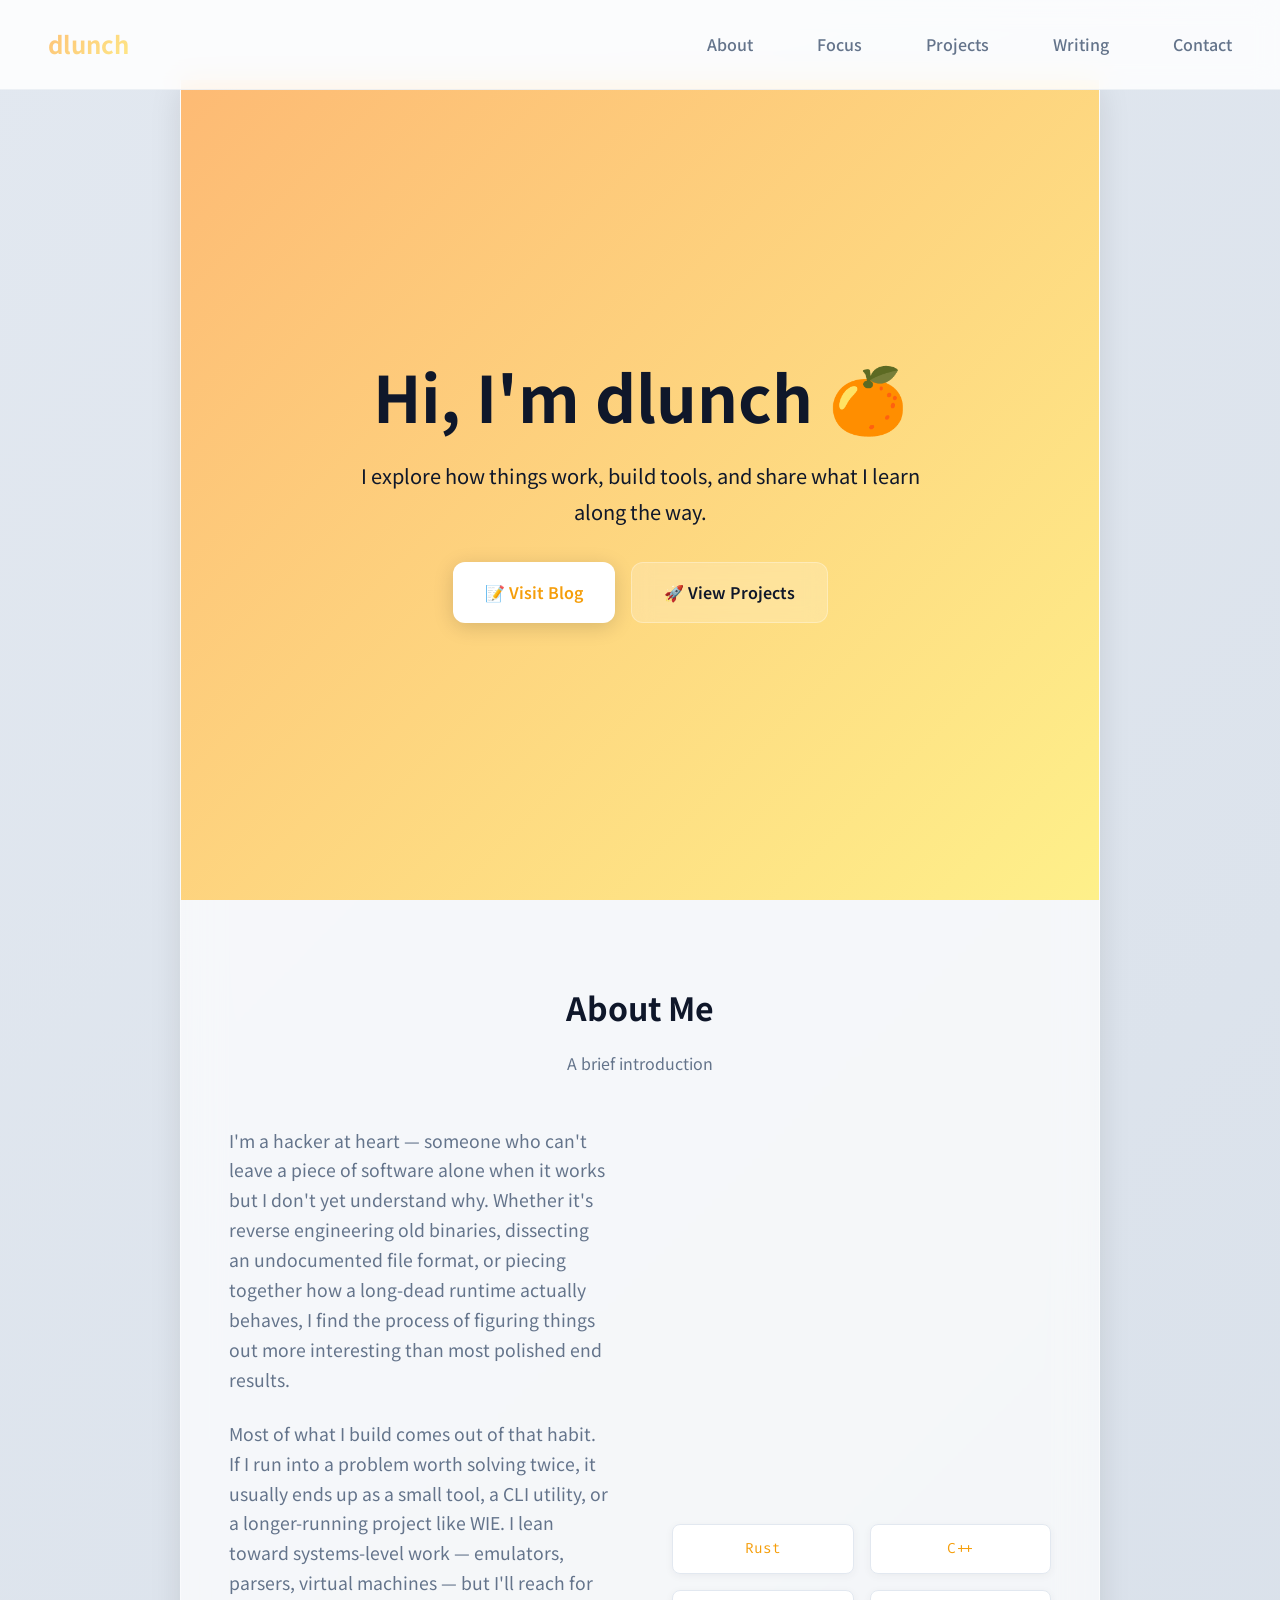
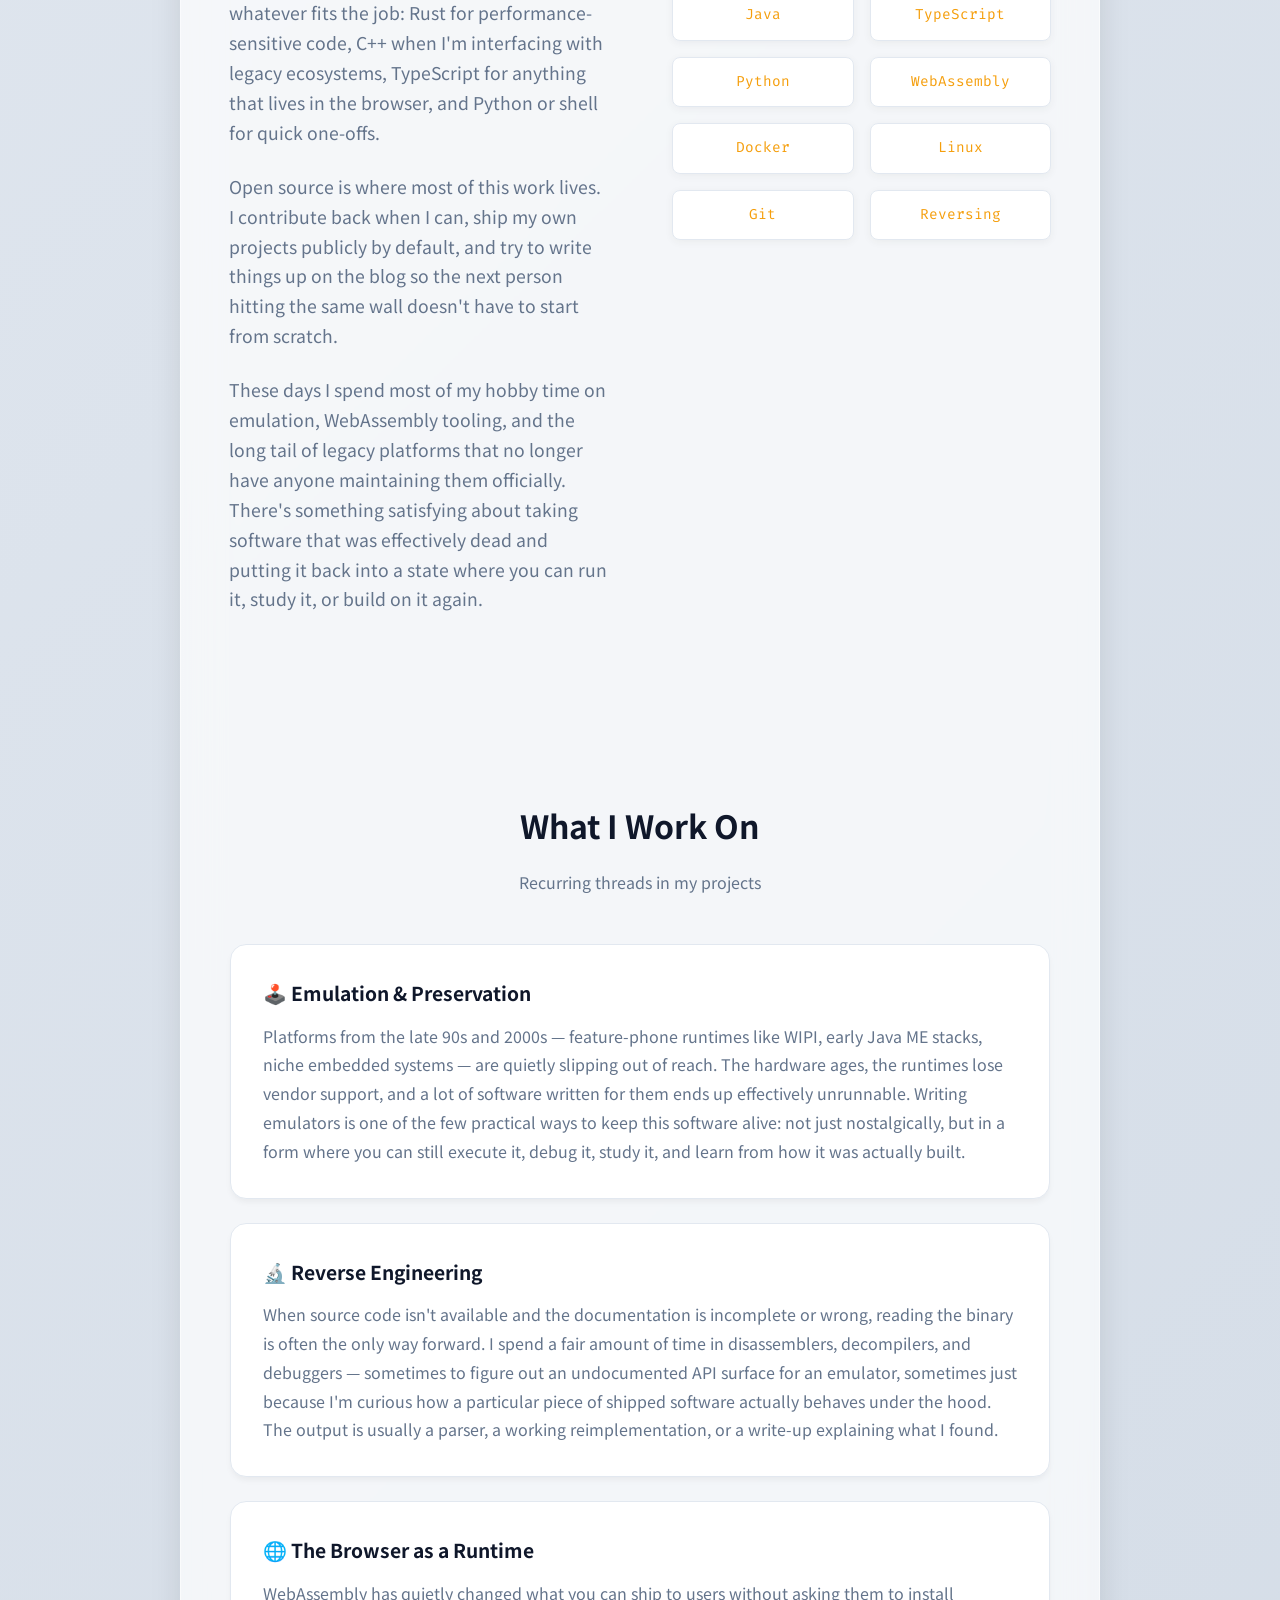
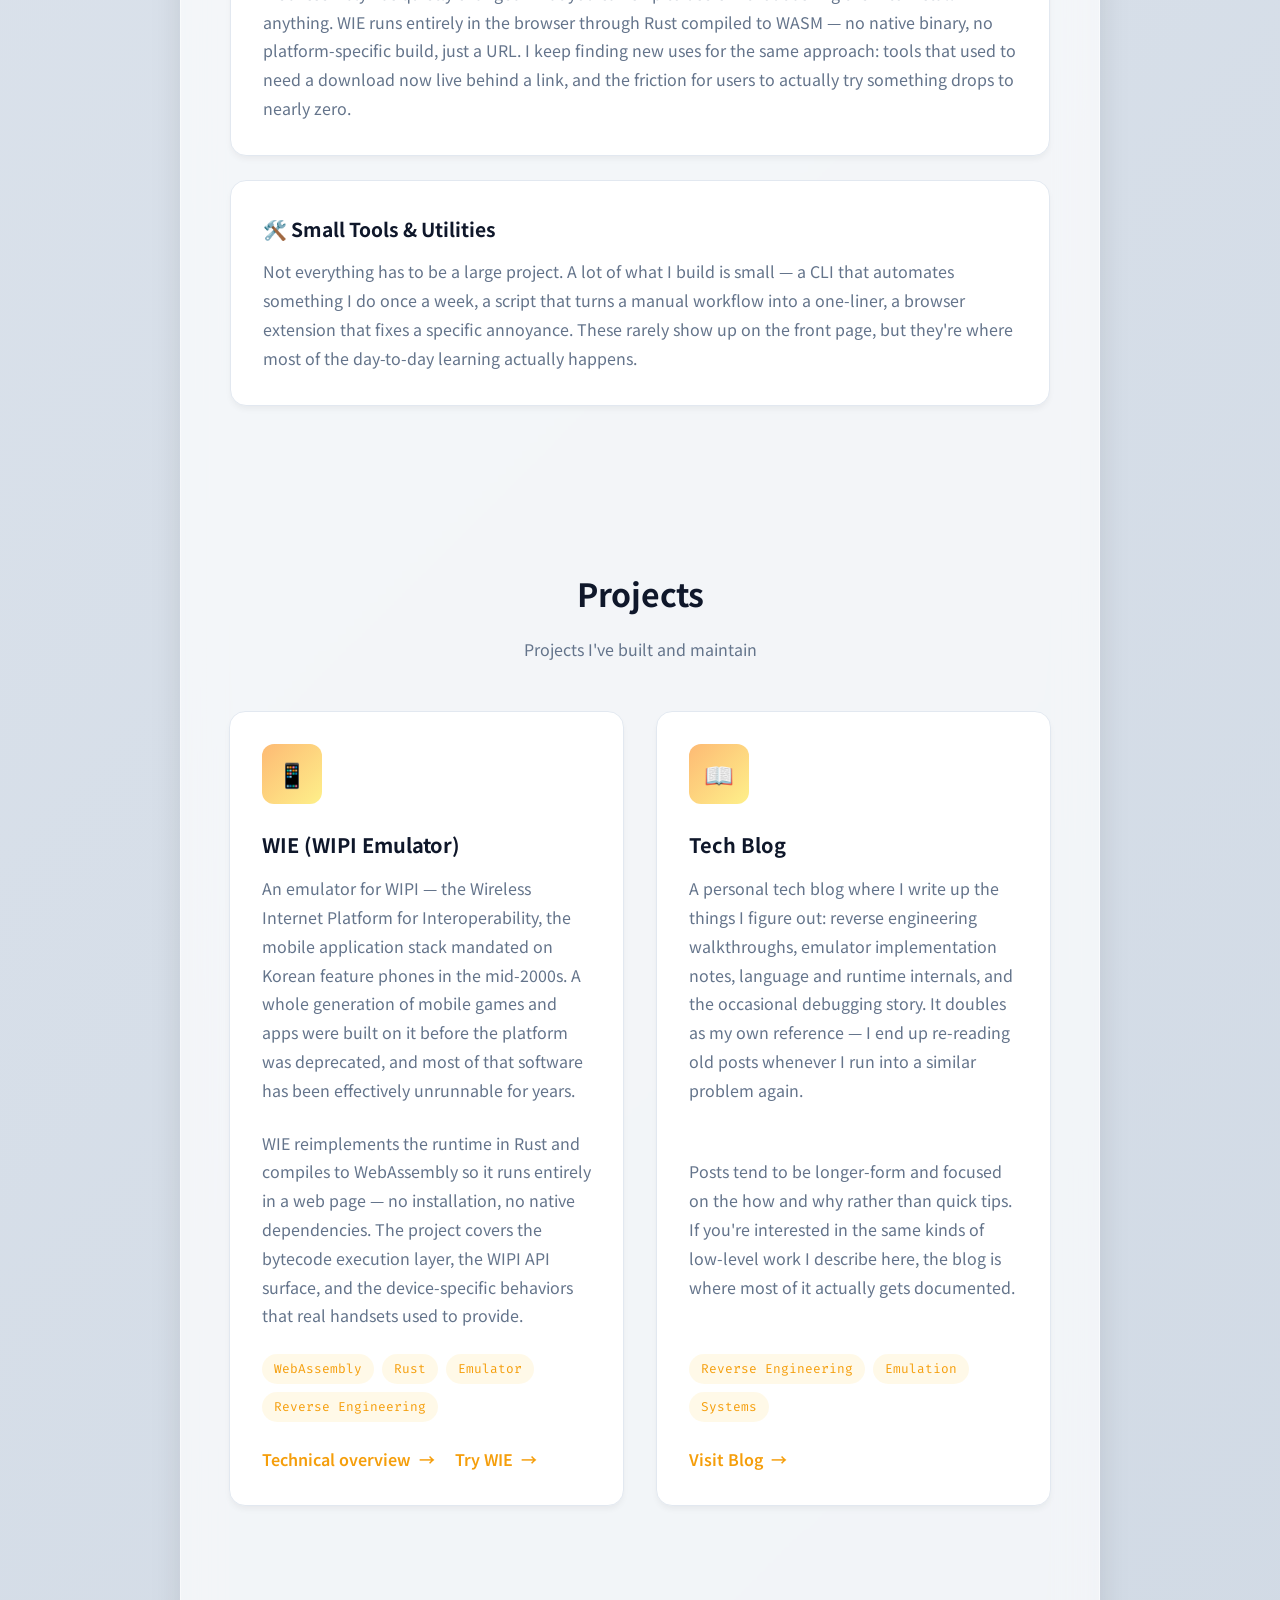
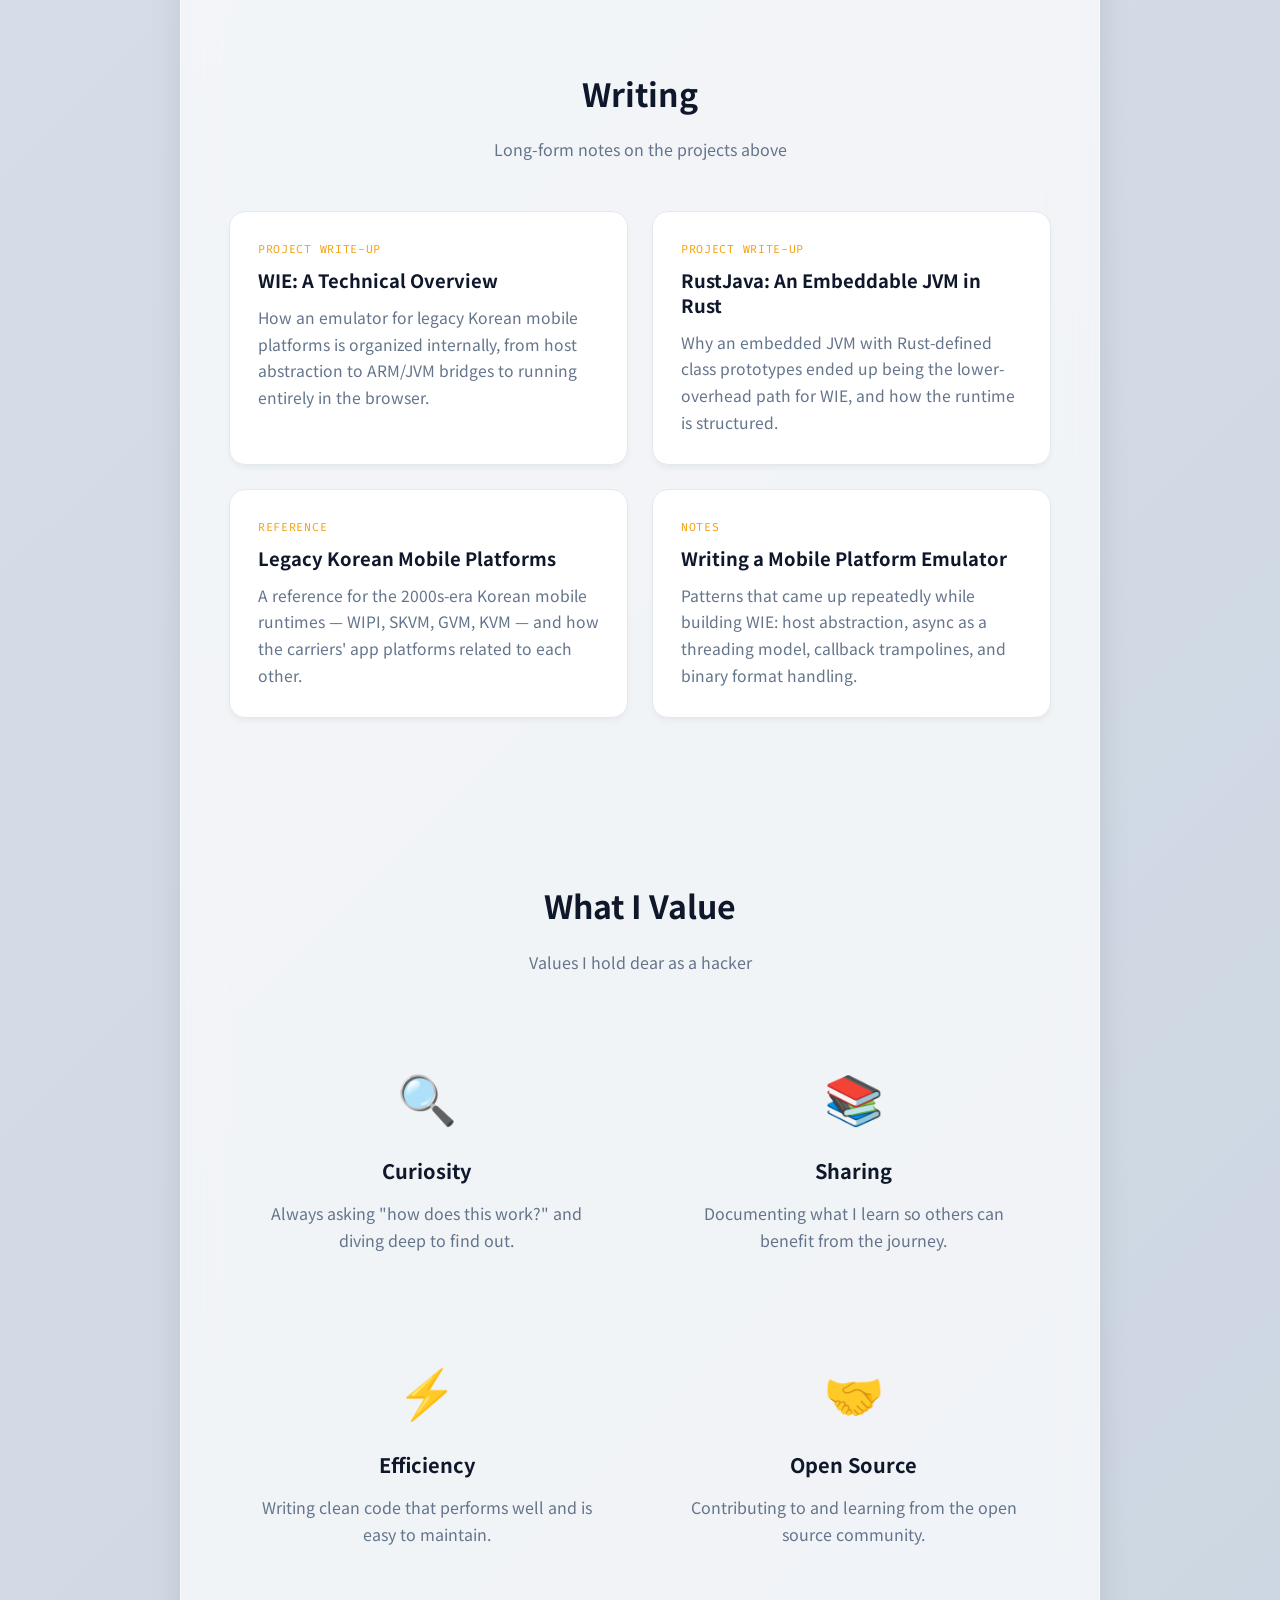
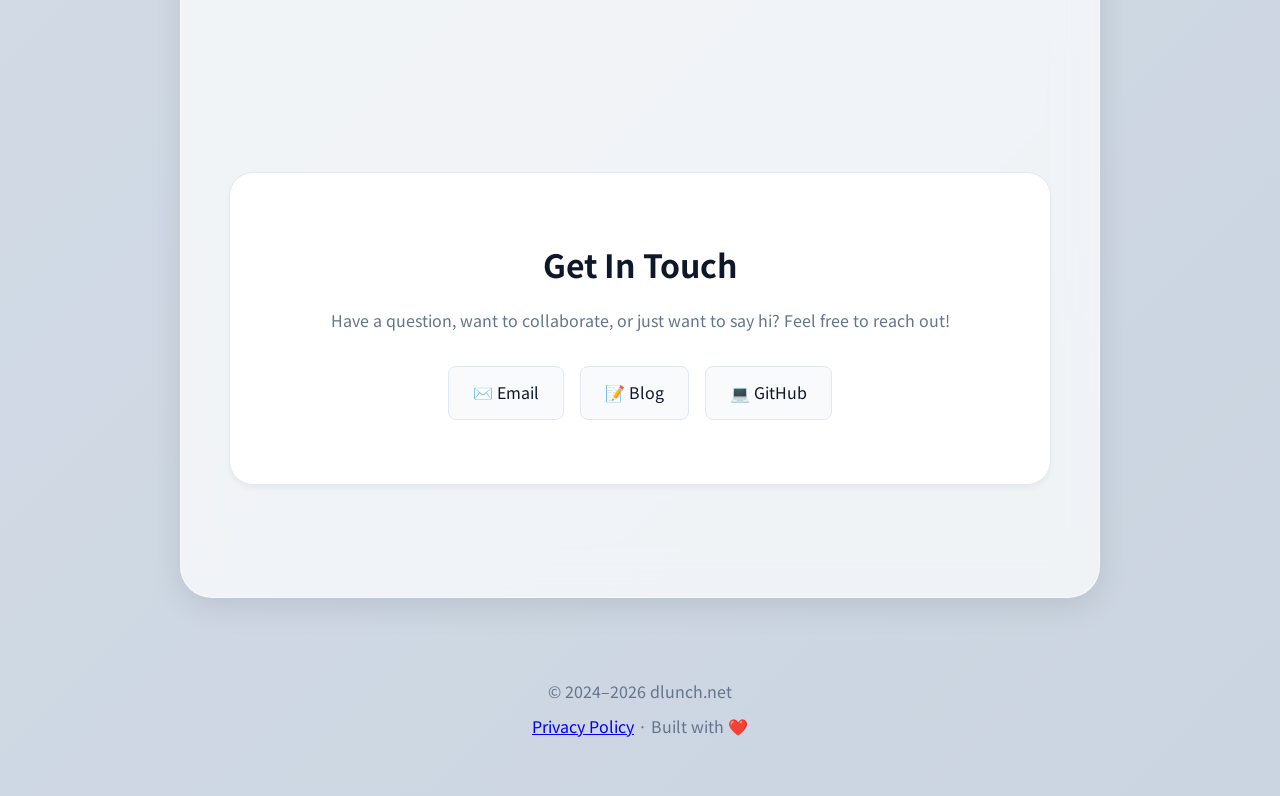
<file: index.html>
<!DOCTYPE html>
<html lang="en">
  <head>
    <meta charset="utf-8" />
    <meta name="viewport" content="width=device-width, initial-scale=1.0" />
    <title>dlunch.net</title>

    <!-- Google Analytics -->
    <script>
      (function (i, s, o, g, r, a, m) {
        i["GoogleAnalyticsObject"] = r;
        (i[r] =
          i[r] ||
          function () {
            (i[r].q = i[r].q || []).push(arguments);
          }),
          (i[r].l = 1 * new Date());
        (a = s.createElement(o)), (m = s.getElementsByTagName(o)[0]);
        a.async = 1;
        a.src = g;
        m.parentNode.insertBefore(a, m);
      })(
        window,
        document,
        "script",
        "https://www.google-analytics.com/analytics.js",
        "ga"
      );

      ga("create", "UA-7175658-3", "auto");
      ga("send", "pageview");
    </script>
    <!-- End Google Analytics -->

    <link href="https://mastodon.dlun.ch/@d" rel="me" />
    <link rel="preconnect" href="https://fonts.googleapis.com" />
    <link rel="preconnect" href="https://fonts.gstatic.com" crossorigin />
    <link
      href="https://fonts.googleapis.com/css2?family=Noto+Sans+KR:wght@300;400;500;700&family=Fira+Code:wght@400;500&display=swap"
      rel="stylesheet"
    />
    <link rel="stylesheet" href="styles.css" />
    <link
      rel="icon"
      href="data:image/svg+xml,<svg xmlns=%22http://www.w3.org/2000/svg%22 viewBox=%220 0 100 100%22><text y=%22.9em%22 font-size=%2290%22>🍊</text></svg>"
    />
  </head>
  <body>
    <!-- Navigation -->
    <nav>
      <div class="container">
        <a href="#" class="logo">dlunch</a>
        <ul>
          <li><a href="#about">About</a></li>
          <li><a href="#interests">Focus</a></li>
          <li><a href="#projects">Projects</a></li>
          <li><a href="#writing">Writing</a></li>
          <li><a href="#contact">Contact</a></li>
        </ul>
      </div>
    </nav>

    <div class="page-layout">
      <aside class="ad-side ad-side-left">
        <section
          class="ad-section ad-section-side"
          id="ad-section-left"
        ></section>
      </aside>
      <main class="main-container">
        <!-- Hero Section -->
        <section class="hero">
          <div class="hero-content">
            <h1>Hi, I'm <span class="highlight">dlunch</span> 🍊</h1>
            <p class="subtitle">
              I explore how things work, build tools, and share what I learn
              along the way.
            </p>
            <div class="cta-buttons">
              <a href="https://blog.dlunch.net" class="btn btn-primary"
                >📝 Visit Blog</a
              >
              <a href="#projects" class="btn btn-secondary">🚀 View Projects</a>
            </div>
          </div>
        </section>

        <!-- About Section -->
        <section id="about">
          <h2 class="section-title">About Me</h2>
          <p class="section-subtitle">A brief introduction</p>

          <div class="about-content">
            <div class="about-text">
              <p>
                I'm a hacker at heart — someone who can't leave a piece of
                software alone when it works but I don't yet understand why.
                Whether it's reverse engineering old binaries, dissecting an
                undocumented file format, or piecing together how a long-dead
                runtime actually behaves, I find the process of figuring
                things out more interesting than most polished end results.
              </p>
              <p>
                Most of what I build comes out of that habit. If I run into a
                problem worth solving twice, it usually ends up as a small
                tool, a CLI utility, or a longer-running project like WIE. I
                lean toward systems-level work — emulators, parsers, virtual
                machines — but I'll reach for whatever fits the job: Rust for
                performance-sensitive code, C++ when I'm interfacing with
                legacy ecosystems, TypeScript for anything that lives in the
                browser, and Python or shell for quick one-offs.
              </p>
              <p>
                Open source is where most of this work lives. I contribute
                back when I can, ship my own projects publicly by default,
                and try to write things up on the blog so the next person
                hitting the same wall doesn't have to start from scratch.
              </p>
              <p>
                These days I spend most of my hobby time on emulation,
                WebAssembly tooling, and the long tail of legacy platforms
                that no longer have anyone maintaining them officially.
                There's something satisfying about taking software that was
                effectively dead and putting it back into a state where you
                can run it, study it, or build on it again.
              </p>
            </div>
            <div class="skills-grid">
              <div class="skill-tag">Rust</div>
              <div class="skill-tag">C++</div>
              <div class="skill-tag">Java</div>
              <div class="skill-tag">TypeScript</div>
              <div class="skill-tag">Python</div>
              <div class="skill-tag">WebAssembly</div>
              <div class="skill-tag">Docker</div>
              <div class="skill-tag">Linux</div>
              <div class="skill-tag">Git</div>
              <div class="skill-tag">Reversing</div>
            </div>
          </div>
        </section>

        <!-- Interests / Focus Section -->
        <section id="interests">
          <h2 class="section-title">What I Work On</h2>
          <p class="section-subtitle">Recurring threads in my projects</p>

          <div class="interests-content">
            <div class="interest-block">
              <h3>🕹️ Emulation &amp; Preservation</h3>
              <p>
                Platforms from the late 90s and 2000s — feature-phone
                runtimes like WIPI, early Java ME stacks, niche embedded
                systems — are quietly slipping out of reach. The hardware
                ages, the runtimes lose vendor support, and a lot of
                software written for them ends up effectively unrunnable.
                Writing emulators is one of the few practical ways to keep
                this software alive: not just nostalgically, but in a form
                where you can still execute it, debug it, study it, and
                learn from how it was actually built.
              </p>
            </div>
            <div class="interest-block">
              <h3>🔬 Reverse Engineering</h3>
              <p>
                When source code isn't available and the documentation is
                incomplete or wrong, reading the binary is often the only
                way forward. I spend a fair amount of time in disassemblers,
                decompilers, and debuggers — sometimes to figure out an
                undocumented API surface for an emulator, sometimes just
                because I'm curious how a particular piece of shipped
                software actually behaves under the hood. The output is
                usually a parser, a working reimplementation, or a write-up
                explaining what I found.
              </p>
            </div>
            <div class="interest-block">
              <h3>🌐 The Browser as a Runtime</h3>
              <p>
                WebAssembly has quietly changed what you can ship to users
                without asking them to install anything. WIE runs entirely
                in the browser through Rust compiled to WASM — no native
                binary, no platform-specific build, just a URL. I keep
                finding new uses for the same approach: tools that used to
                need a download now live behind a link, and the friction
                for users to actually try something drops to nearly zero.
              </p>
            </div>
            <div class="interest-block">
              <h3>🛠️ Small Tools &amp; Utilities</h3>
              <p>
                Not everything has to be a large project. A lot of what I
                build is small — a CLI that automates something I do once a
                week, a script that turns a manual workflow into a one-liner,
                a browser extension that fixes a specific annoyance. These
                rarely show up on the front page, but they're where most of
                the day-to-day learning actually happens.
              </p>
            </div>
          </div>
        </section>

        <!-- Projects Section -->
        <section id="projects">
          <h2 class="section-title">Projects</h2>
          <p class="section-subtitle">Projects I've built and maintain</p>

          <div class="projects-grid">
            <article class="project-card">
              <div class="icon">📱</div>
              <h3>WIE (WIPI Emulator)</h3>
              <p>
                An emulator for WIPI — the Wireless Internet Platform for
                Interoperability, the mobile application stack mandated on
                Korean feature phones in the mid-2000s. A whole generation
                of mobile games and apps were built on it before the
                platform was deprecated, and most of that software has been
                effectively unrunnable for years.
              </p>
              <p>
                WIE reimplements the runtime in Rust and compiles to
                WebAssembly so it runs entirely in a web page — no
                installation, no native dependencies. The project covers
                the bytecode execution layer, the WIPI API surface, and
                the device-specific behaviors that real handsets used to
                provide.
              </p>
              <div class="tech-stack">
                <span>WebAssembly</span>
                <span>Rust</span>
                <span>Emulator</span>
                <span>Reverse Engineering</span>
              </div>
              <div class="project-links">
                <a href="/wie.html" class="link">Technical overview</a>
                <a href="https://wie-site.dlunch.net" class="link">Try WIE</a>
              </div>
            </article>
            <article class="project-card">
              <div class="icon">📖</div>
              <h3>Tech Blog</h3>
              <p>
                A personal tech blog where I write up the things I figure
                out: reverse engineering walkthroughs, emulator
                implementation notes, language and runtime internals, and
                the occasional debugging story. It doubles as my own
                reference — I end up re-reading old posts whenever I run
                into a similar problem again.
              </p>
              <p>
                Posts tend to be longer-form and focused on the how and
                why rather than quick tips. If you're interested in the
                same kinds of low-level work I describe here, the blog is
                where most of it actually gets documented.
              </p>
              <div class="tech-stack">
                <span>Reverse Engineering</span>
                <span>Emulation</span>
                <span>Systems</span>
              </div>
              <a href="https://blog.dlunch.net" class="link">Visit Blog</a>
            </article>
          </div>
        </section>

        <!-- Ad Section (vertical, right sidebar, hidden if no ad code) -->
        <section
          class="ad-section"
          id="ad-section"
          style="display: none"
        ></section>

        <!-- Writing Section -->
        <section id="writing">
          <h2 class="section-title">Writing</h2>
          <p class="section-subtitle">
            Long-form notes on the projects above
          </p>

          <div class="writing-grid">
            <a href="/wie.html" class="writing-card">
              <p class="writing-kicker">Project Write-up</p>
              <h3>WIE: A Technical Overview</h3>
              <p class="writing-summary">
                How an emulator for legacy Korean mobile platforms is
                organized internally, from host abstraction to ARM/JVM
                bridges to running entirely in the browser.
              </p>
            </a>
            <a href="/rustjava.html" class="writing-card">
              <p class="writing-kicker">Project Write-up</p>
              <h3>RustJava: An Embeddable JVM in Rust</h3>
              <p class="writing-summary">
                Why an embedded JVM with Rust-defined class prototypes
                ended up being the lower-overhead path for WIE, and
                how the runtime is structured.
              </p>
            </a>
            <a href="/legacy-mobile.html" class="writing-card">
              <p class="writing-kicker">Reference</p>
              <h3>Legacy Korean Mobile Platforms</h3>
              <p class="writing-summary">
                A reference for the 2000s-era Korean mobile runtimes
                — WIPI, SKVM, GVM, KVM — and how the carriers' app
                platforms related to each other.
              </p>
            </a>
            <a href="/emulator-notes.html" class="writing-card">
              <p class="writing-kicker">Notes</p>
              <h3>Writing a Mobile Platform Emulator</h3>
              <p class="writing-summary">
                Patterns that came up repeatedly while building WIE:
                host abstraction, async as a threading model,
                callback trampolines, and binary format handling.
              </p>
            </a>
          </div>
        </section>

        <!-- Values Section -->
        <section id="values">
          <h2 class="section-title">What I Value</h2>
          <p class="section-subtitle">Values I hold dear as a hacker</p>

          <div class="values-grid">
            <div class="value-card">
              <div class="emoji">🔍</div>
              <h3>Curiosity</h3>
              <p>
                Always asking "how does this work?" and diving deep to find out.
              </p>
            </div>
            <div class="value-card">
              <div class="emoji">📚</div>
              <h3>Sharing</h3>
              <p>
                Documenting what I learn so others can benefit from the journey.
              </p>
            </div>
            <div class="value-card">
              <div class="emoji">⚡</div>
              <h3>Efficiency</h3>
              <p>
                Writing clean code that performs well and is easy to maintain.
              </p>
            </div>
            <div class="value-card">
              <div class="emoji">🤝</div>
              <h3>Open Source</h3>
              <p>
                Contributing to and learning from the open source community.
              </p>
            </div>
          </div>
        </section>

        <!-- Contact Section -->
        <section id="contact">
          <div class="contact">
            <h2>Get In Touch</h2>
            <p>
              Have a question, want to collaborate, or just want to say hi? Feel
              free to reach out!
            </p>
            <div class="social-links">
              <a
                href="#"
                class="social-link"
                id="email-link"
                onclick="this.href='mai'+'lto:'+'site'+'@'+'dlun'+'.ch'"
                >✉️ Email</a
              >
              <a href="https://blog.dlunch.net" class="social-link">📝 Blog</a>
              <a href="https://github.com/dlunch" class="social-link"
                >💻 GitHub</a
              >
            </div>
          </div>
        </section>
      </main>
      <aside class="ad-side ad-side-right">
        <section
          class="ad-section ad-section-side"
          id="ad-section-right"
        ></section>
      </aside>
    </div>

    <!-- Footer -->
    <footer>
      <p>© 2024–2026 dlunch.net</p>
      <p>
        <a href="/privacy.html">Privacy Policy</a> · Built with ❤️
      </p>
    </footer>
  </body>
</html>
</file>
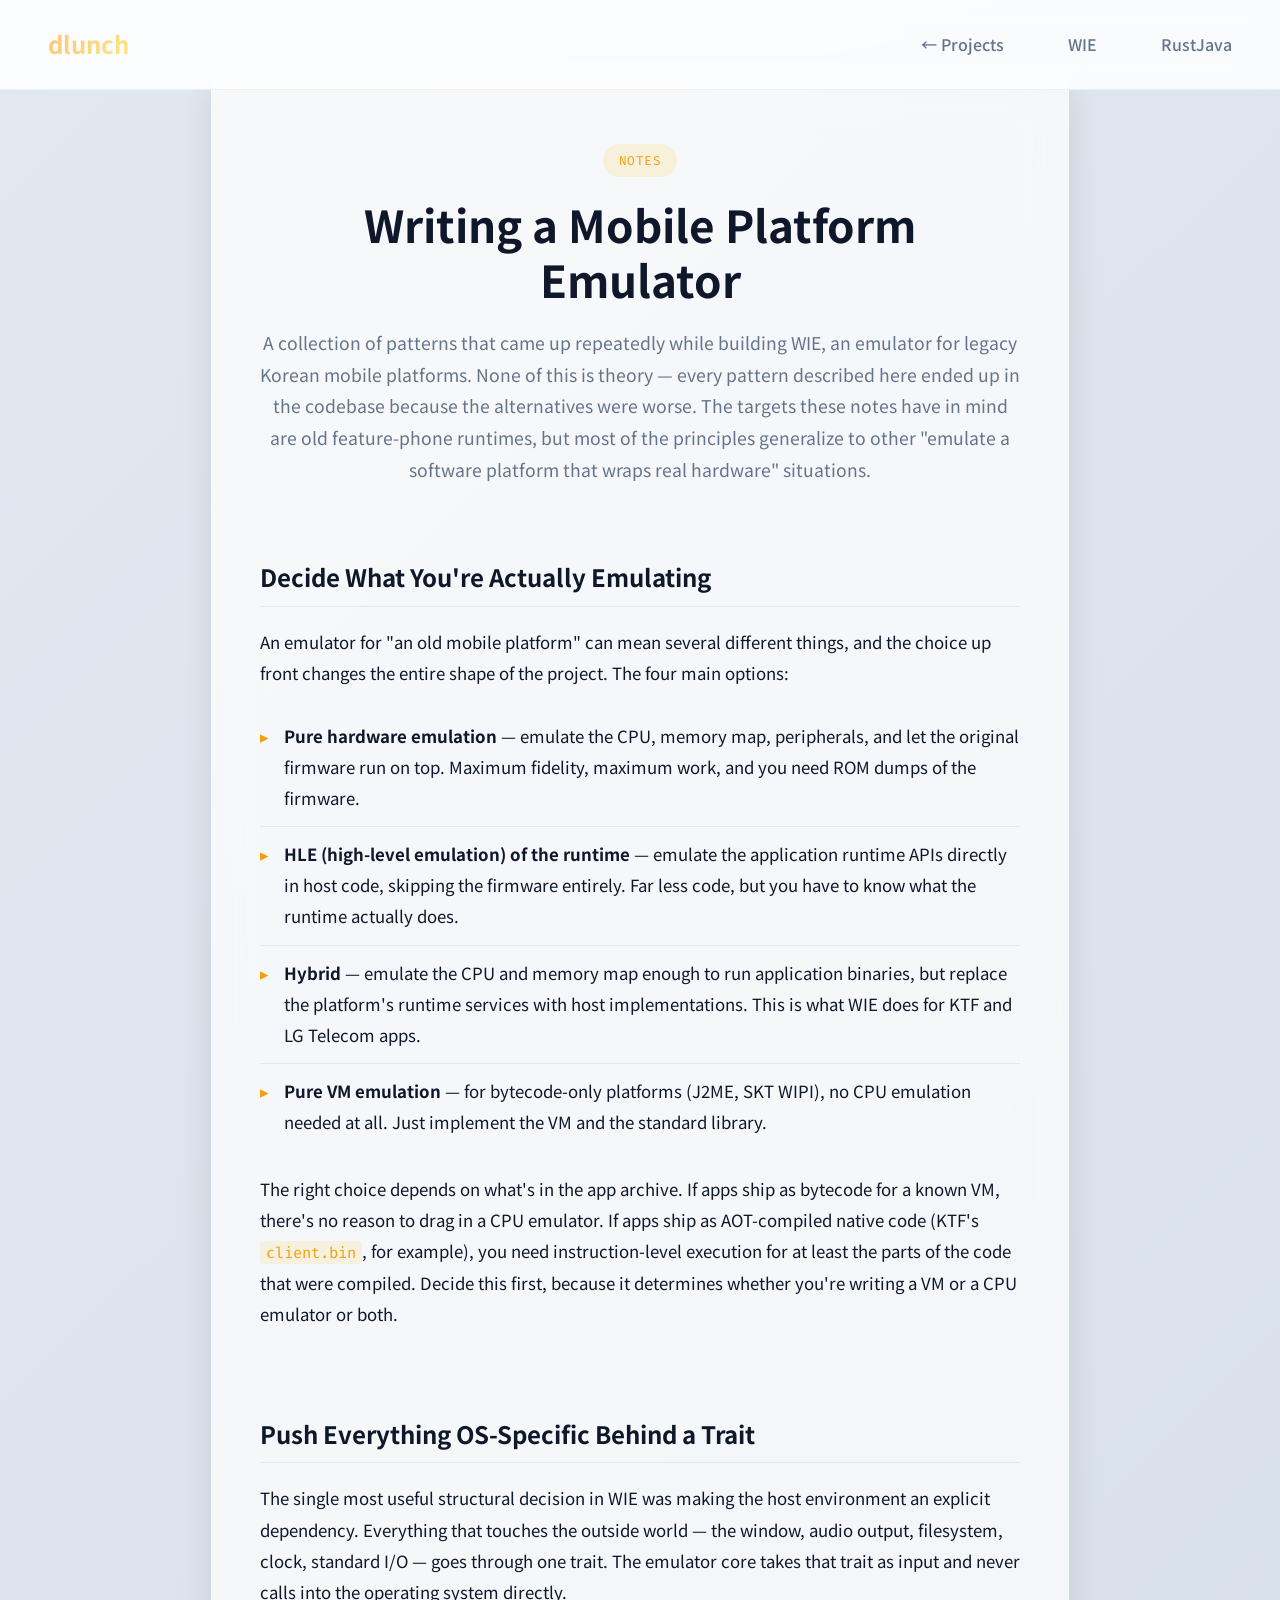
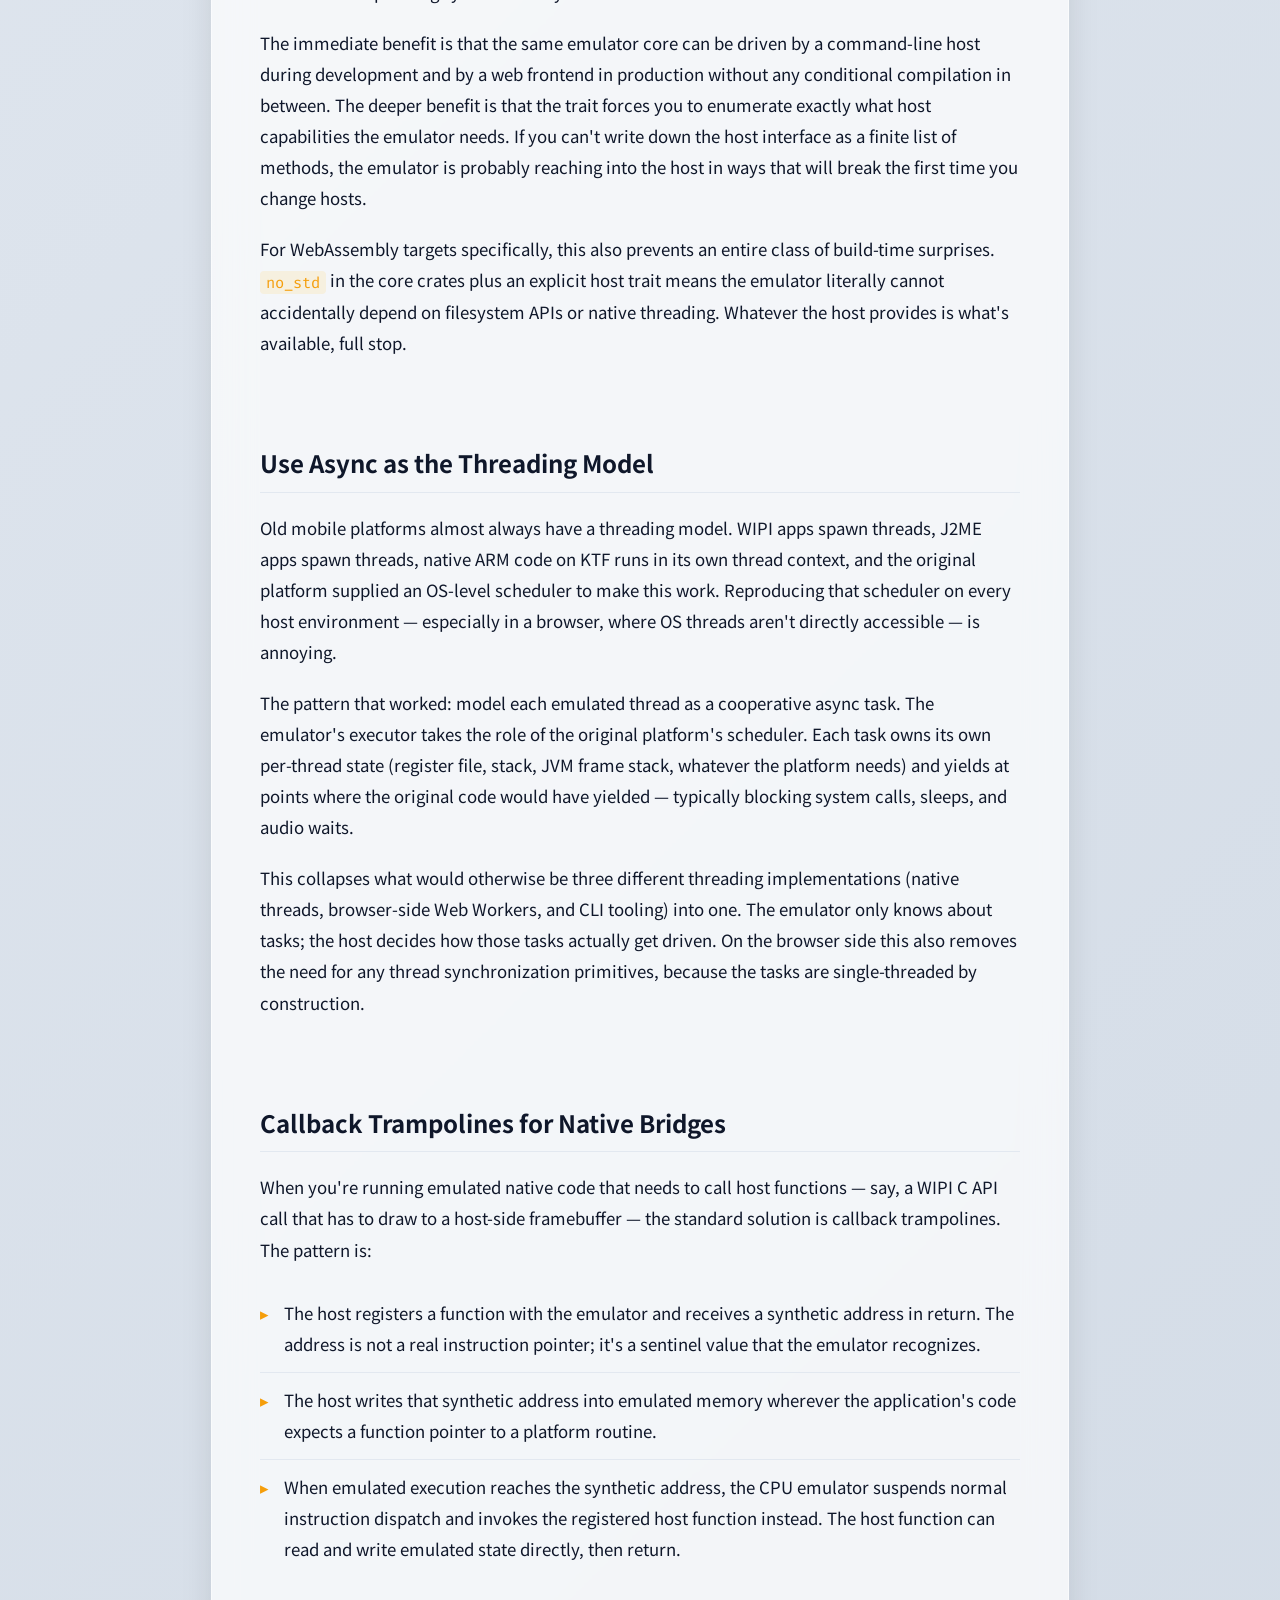
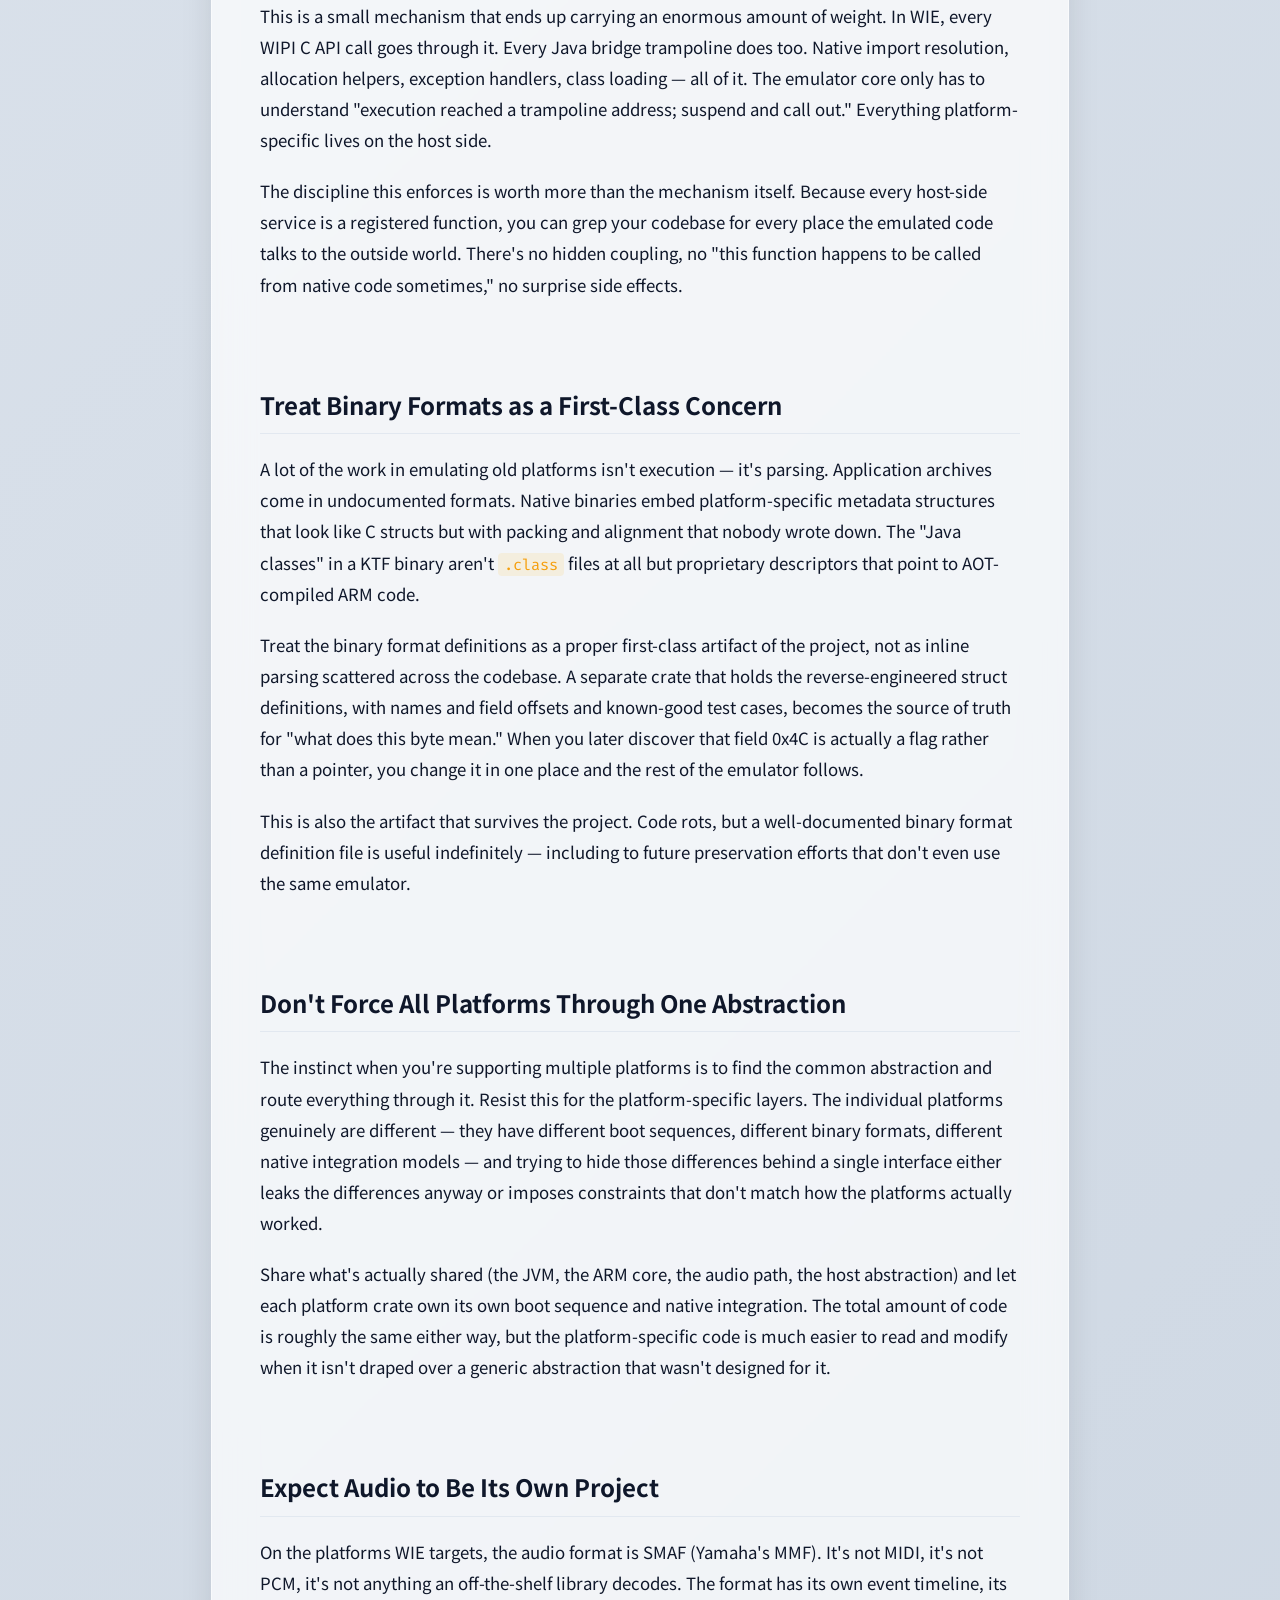
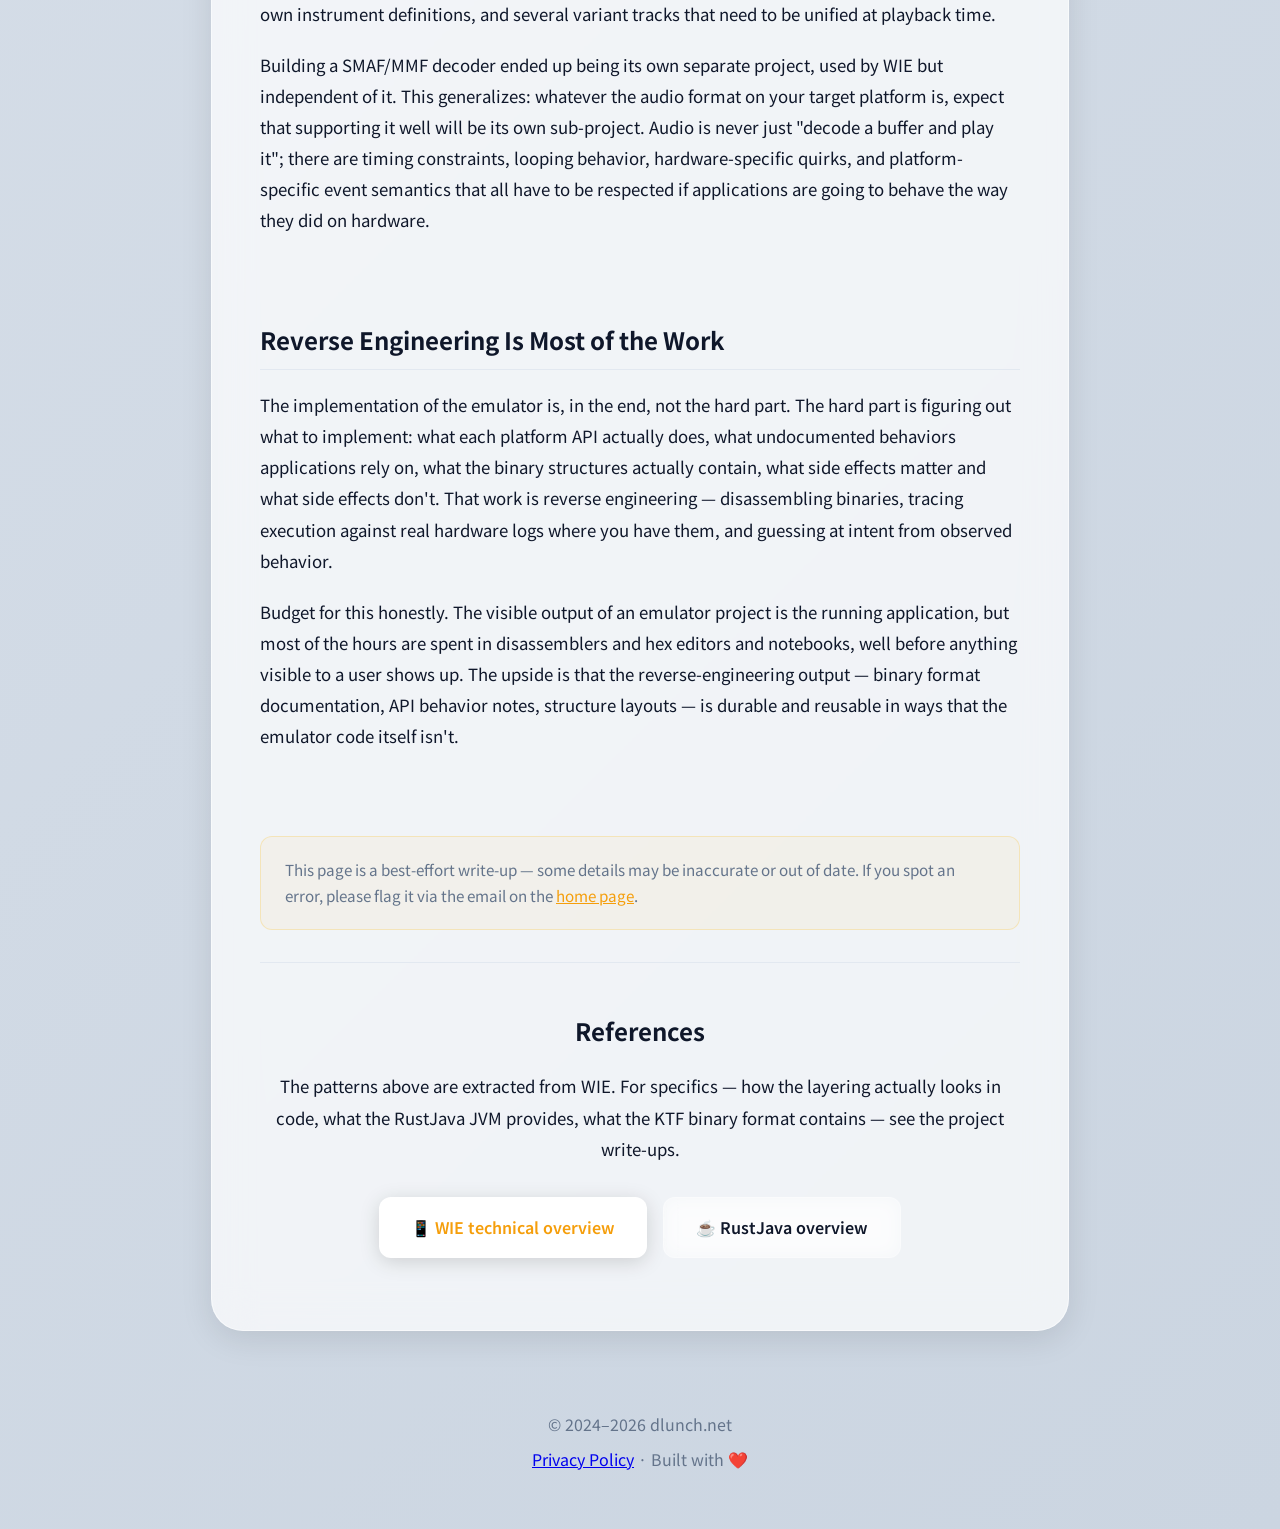
<file: emulator-notes.html>
<!DOCTYPE html>
<html lang="en">
  <head>
    <meta charset="utf-8" />
    <meta name="viewport" content="width=device-width, initial-scale=1.0" />
    <title>
      Writing a Mobile Platform Emulator: Practical Notes — dlunch.net
    </title>
    <meta
      name="description"
      content="Practical notes from building WIE, a browser-hosted emulator for legacy Korean mobile platforms. Patterns that came up repeatedly: host abstraction, async as a threading model, callback trampolines, and binary format handling."
    />

    <link rel="preconnect" href="https://fonts.googleapis.com" />
    <link rel="preconnect" href="https://fonts.gstatic.com" crossorigin />
    <link
      href="https://fonts.googleapis.com/css2?family=Noto+Sans+KR:wght@300;400;500;700&family=Fira+Code:wght@400;500&display=swap"
      rel="stylesheet"
    />
    <link rel="stylesheet" href="styles.css" />
    <link
      rel="icon"
      href="data:image/svg+xml,<svg xmlns=%22http://www.w3.org/2000/svg%22 viewBox=%220 0 100 100%22><text y=%22.9em%22 font-size=%2290%22>🍊</text></svg>"
    />
  </head>
  <body>
    <!-- Navigation -->
    <nav>
      <div class="container">
        <a href="/" class="logo">dlunch</a>
        <ul>
          <li><a href="/#projects">← Projects</a></li>
          <li><a href="/wie.html">WIE</a></li>
          <li><a href="/rustjava.html">RustJava</a></li>
        </ul>
      </div>
    </nav>

    <div class="page-layout">
      <aside class="ad-side ad-side-left">
        <section
          class="ad-section ad-section-side"
          id="ad-section-left"
        ></section>
      </aside>
      <main class="main-container article-container">
        <!-- Article Header -->
        <header class="article-header">
          <p class="article-kicker">Notes</p>
          <h1>Writing a Mobile Platform Emulator</h1>
          <p class="article-lede">
            A collection of patterns that came up repeatedly while
            building WIE, an emulator for legacy Korean mobile
            platforms. None of this is theory — every pattern
            described here ended up in the codebase because the
            alternatives were worse. The targets these notes have
            in mind are old feature-phone runtimes, but most of the
            principles generalize to other "emulate a software
            platform that wraps real hardware" situations.
          </p>
        </header>

        <article class="prose">
          <section>
            <h2>Decide What You're Actually Emulating</h2>
            <p>
              An emulator for "an old mobile platform" can mean
              several different things, and the choice up front
              changes the entire shape of the project. The four
              main options:
            </p>
            <ul>
              <li>
                <strong>Pure hardware emulation</strong> —
                emulate the CPU, memory map, peripherals, and
                let the original firmware run on top. Maximum
                fidelity, maximum work, and you need ROM
                dumps of the firmware.
              </li>
              <li>
                <strong>HLE (high-level emulation) of the
                runtime</strong> — emulate the application
                runtime APIs directly in host code, skipping
                the firmware entirely. Far less code, but you
                have to know what the runtime actually does.
              </li>
              <li>
                <strong>Hybrid</strong> — emulate the CPU and
                memory map enough to run application binaries,
                but replace the platform's runtime services
                with host implementations. This is what WIE
                does for KTF and LG Telecom apps.
              </li>
              <li>
                <strong>Pure VM emulation</strong> — for
                bytecode-only platforms (J2ME, SKT WIPI), no
                CPU emulation needed at all. Just implement
                the VM and the standard library.
              </li>
            </ul>
            <p>
              The right choice depends on what's in the app
              archive. If apps ship as bytecode for a known VM,
              there's no reason to drag in a CPU emulator. If
              apps ship as AOT-compiled native code (KTF's
              <code>client.bin</code>, for example), you need
              instruction-level execution for at least the
              parts of the code that were compiled. Decide this
              first, because it determines whether you're
              writing a VM or a CPU emulator or both.
            </p>
          </section>

          <section>
            <h2>Push Everything OS-Specific Behind a Trait</h2>
            <p>
              The single most useful structural decision in WIE
              was making the host environment an explicit
              dependency. Everything that touches the outside
              world — the window, audio output, filesystem,
              clock, standard I/O — goes through one trait. The
              emulator core takes that trait as input and never
              calls into the operating system directly.
            </p>
            <p>
              The immediate benefit is that the same emulator
              core can be driven by a command-line host during
              development and by a web frontend in production
              without any conditional compilation in between.
              The deeper benefit is that the trait forces you
              to enumerate exactly what host capabilities the
              emulator needs. If you can't write down the host
              interface as a finite list of methods, the
              emulator is probably reaching into the host in
              ways that will break the first time you change
              hosts.
            </p>
            <p>
              For WebAssembly targets specifically, this also
              prevents an entire class of build-time
              surprises. <code>no_std</code> in the core
              crates plus an explicit host trait means the
              emulator literally cannot accidentally depend on
              filesystem APIs or native threading. Whatever
              the host provides is what's available, full
              stop.
            </p>
          </section>

          <section>
            <h2>Use Async as the Threading Model</h2>
            <p>
              Old mobile platforms almost always have a
              threading model. WIPI apps spawn threads, J2ME
              apps spawn threads, native ARM code on KTF runs
              in its own thread context, and the original
              platform supplied an OS-level scheduler to make
              this work. Reproducing that scheduler on every
              host environment — especially in a browser,
              where OS threads aren't directly accessible —
              is annoying.
            </p>
            <p>
              The pattern that worked: model each emulated
              thread as a cooperative async task. The
              emulator's executor takes the role of the
              original platform's scheduler. Each task owns
              its own per-thread state (register file, stack,
              JVM frame stack, whatever the platform needs)
              and yields at points where the original code
              would have yielded — typically blocking system
              calls, sleeps, and audio waits.
            </p>
            <p>
              This collapses what would otherwise be three
              different threading implementations (native
              threads, browser-side Web Workers, and CLI
              tooling) into one. The emulator only knows about
              tasks; the host decides how those tasks actually
              get driven. On the browser side this also
              removes the need for any thread synchronization
              primitives, because the tasks are
              single-threaded by construction.
            </p>
          </section>

          <section>
            <h2>Callback Trampolines for Native Bridges</h2>
            <p>
              When you're running emulated native code that
              needs to call host functions — say, a WIPI C API
              call that has to draw to a host-side framebuffer
              — the standard solution is callback
              trampolines. The pattern is:
            </p>
            <ul>
              <li>
                The host registers a function with the
                emulator and receives a synthetic address in
                return. The address is not a real instruction
                pointer; it's a sentinel value that the
                emulator recognizes.
              </li>
              <li>
                The host writes that synthetic address into
                emulated memory wherever the application's
                code expects a function pointer to a platform
                routine.
              </li>
              <li>
                When emulated execution reaches the synthetic
                address, the CPU emulator suspends normal
                instruction dispatch and invokes the
                registered host function instead. The host
                function can read and write emulated state
                directly, then return.
              </li>
            </ul>
            <p>
              This is a small mechanism that ends up carrying
              an enormous amount of weight. In WIE, every
              WIPI C API call goes through it. Every Java
              bridge trampoline does too. Native import
              resolution, allocation helpers, exception
              handlers, class loading — all of it. The
              emulator core only has to understand
              "execution reached a trampoline address;
              suspend and call out." Everything
              platform-specific lives on the host side.
            </p>
            <p>
              The discipline this enforces is worth more
              than the mechanism itself. Because every
              host-side service is a registered function,
              you can grep your codebase for every place
              the emulated code talks to the outside world.
              There's no hidden coupling, no "this function
              happens to be called from native code
              sometimes," no surprise side effects.
            </p>
          </section>

          <section>
            <h2>Treat Binary Formats as a First-Class Concern</h2>
            <p>
              A lot of the work in emulating old platforms
              isn't execution — it's parsing. Application
              archives come in undocumented formats. Native
              binaries embed platform-specific metadata
              structures that look like C structs but with
              packing and alignment that nobody wrote down.
              The "Java classes" in a KTF binary aren't
              <code>.class</code> files at all but
              proprietary descriptors that point to AOT-
              compiled ARM code.
            </p>
            <p>
              Treat the binary format definitions as a
              proper first-class artifact of the project,
              not as inline parsing scattered across the
              codebase. A separate crate that holds the
              reverse-engineered struct definitions, with
              names and field offsets and known-good test
              cases, becomes the source of truth for
              "what does this byte mean." When you later
              discover that field 0x4C is actually a
              flag rather than a pointer, you change it in
              one place and the rest of the emulator
              follows.
            </p>
            <p>
              This is also the artifact that survives the
              project. Code rots, but a well-documented
              binary format definition file is useful
              indefinitely — including to future
              preservation efforts that don't even use the
              same emulator.
            </p>
          </section>

          <section>
            <h2>Don't Force All Platforms Through One Abstraction</h2>
            <p>
              The instinct when you're supporting multiple
              platforms is to find the common abstraction
              and route everything through it. Resist this
              for the platform-specific layers. The
              individual platforms genuinely are different —
              they have different boot sequences, different
              binary formats, different native integration
              models — and trying to hide those differences
              behind a single interface either leaks the
              differences anyway or imposes constraints that
              don't match how the platforms actually
              worked.
            </p>
            <p>
              Share what's actually shared (the JVM, the
              ARM core, the audio path, the host
              abstraction) and let each platform crate own
              its own boot sequence and native integration.
              The total amount of code is roughly the same
              either way, but the platform-specific code is
              much easier to read and modify when it isn't
              draped over a generic abstraction that
              wasn't designed for it.
            </p>
          </section>

          <section>
            <h2>Expect Audio to Be Its Own Project</h2>
            <p>
              On the platforms WIE targets, the audio
              format is SMAF (Yamaha's MMF). It's not
              MIDI, it's not PCM, it's not anything an
              off-the-shelf library decodes. The format
              has its own event timeline, its own
              instrument definitions, and several variant
              tracks that need to be unified at playback
              time.
            </p>
            <p>
              Building a SMAF/MMF decoder ended up being
              its own separate project, used by WIE but
              independent of it. This generalizes:
              whatever the audio format on your target
              platform is, expect that supporting it
              well will be its own sub-project. Audio is
              never just "decode a buffer and play it";
              there are timing constraints, looping
              behavior, hardware-specific quirks, and
              platform-specific event semantics that all
              have to be respected if applications are
              going to behave the way they did on
              hardware.
            </p>
          </section>

          <section>
            <h2>Reverse Engineering Is Most of the Work</h2>
            <p>
              The implementation of the emulator is, in
              the end, not the hard part. The hard part
              is figuring out what to implement: what
              each platform API actually does, what
              undocumented behaviors applications rely
              on, what the binary structures actually
              contain, what side effects matter and
              what side effects don't. That work is
              reverse engineering — disassembling
              binaries, tracing execution against real
              hardware logs where you have them, and
              guessing at intent from observed
              behavior.
            </p>
            <p>
              Budget for this honestly. The visible
              output of an emulator project is the
              running application, but most of the
              hours are spent in disassemblers and
              hex editors and notebooks, well before
              anything visible to a user shows up. The
              upside is that the reverse-engineering
              output — binary format documentation,
              API behavior notes, structure layouts
              — is durable and reusable in ways that
              the emulator code itself isn't.
            </p>
          </section>

          <section class="article-note">
            <p>
              This page is a best-effort write-up — some details may
              be inaccurate or out of date. If you spot an error,
              please flag it via the email on the
              <a href="/#contact">home page</a>.
            </p>
          </section>

          <section class="article-cta">
            <h2>References</h2>
            <p>
              The patterns above are extracted from WIE.
              For specifics — how the layering actually
              looks in code, what the RustJava JVM
              provides, what the KTF binary format
              contains — see the project write-ups.
            </p>
            <div class="cta-buttons">
              <a href="/wie.html" class="btn btn-primary"
                >📱 WIE technical overview</a
              >
              <a href="/rustjava.html" class="btn btn-secondary"
                >☕ RustJava overview</a
              >
            </div>
          </section>
        </article>
      </main>
      <aside class="ad-side ad-side-right">
        <section
          class="ad-section ad-section-side"
          id="ad-section-right"
        ></section>
      </aside>
    </div>

    <!-- Footer -->
    <footer>
      <p>© 2024–2026 dlunch.net</p>
      <p>
        <a href="/privacy.html">Privacy Policy</a> · Built with ❤️
      </p>
    </footer>
  </body>
</html>
</file>
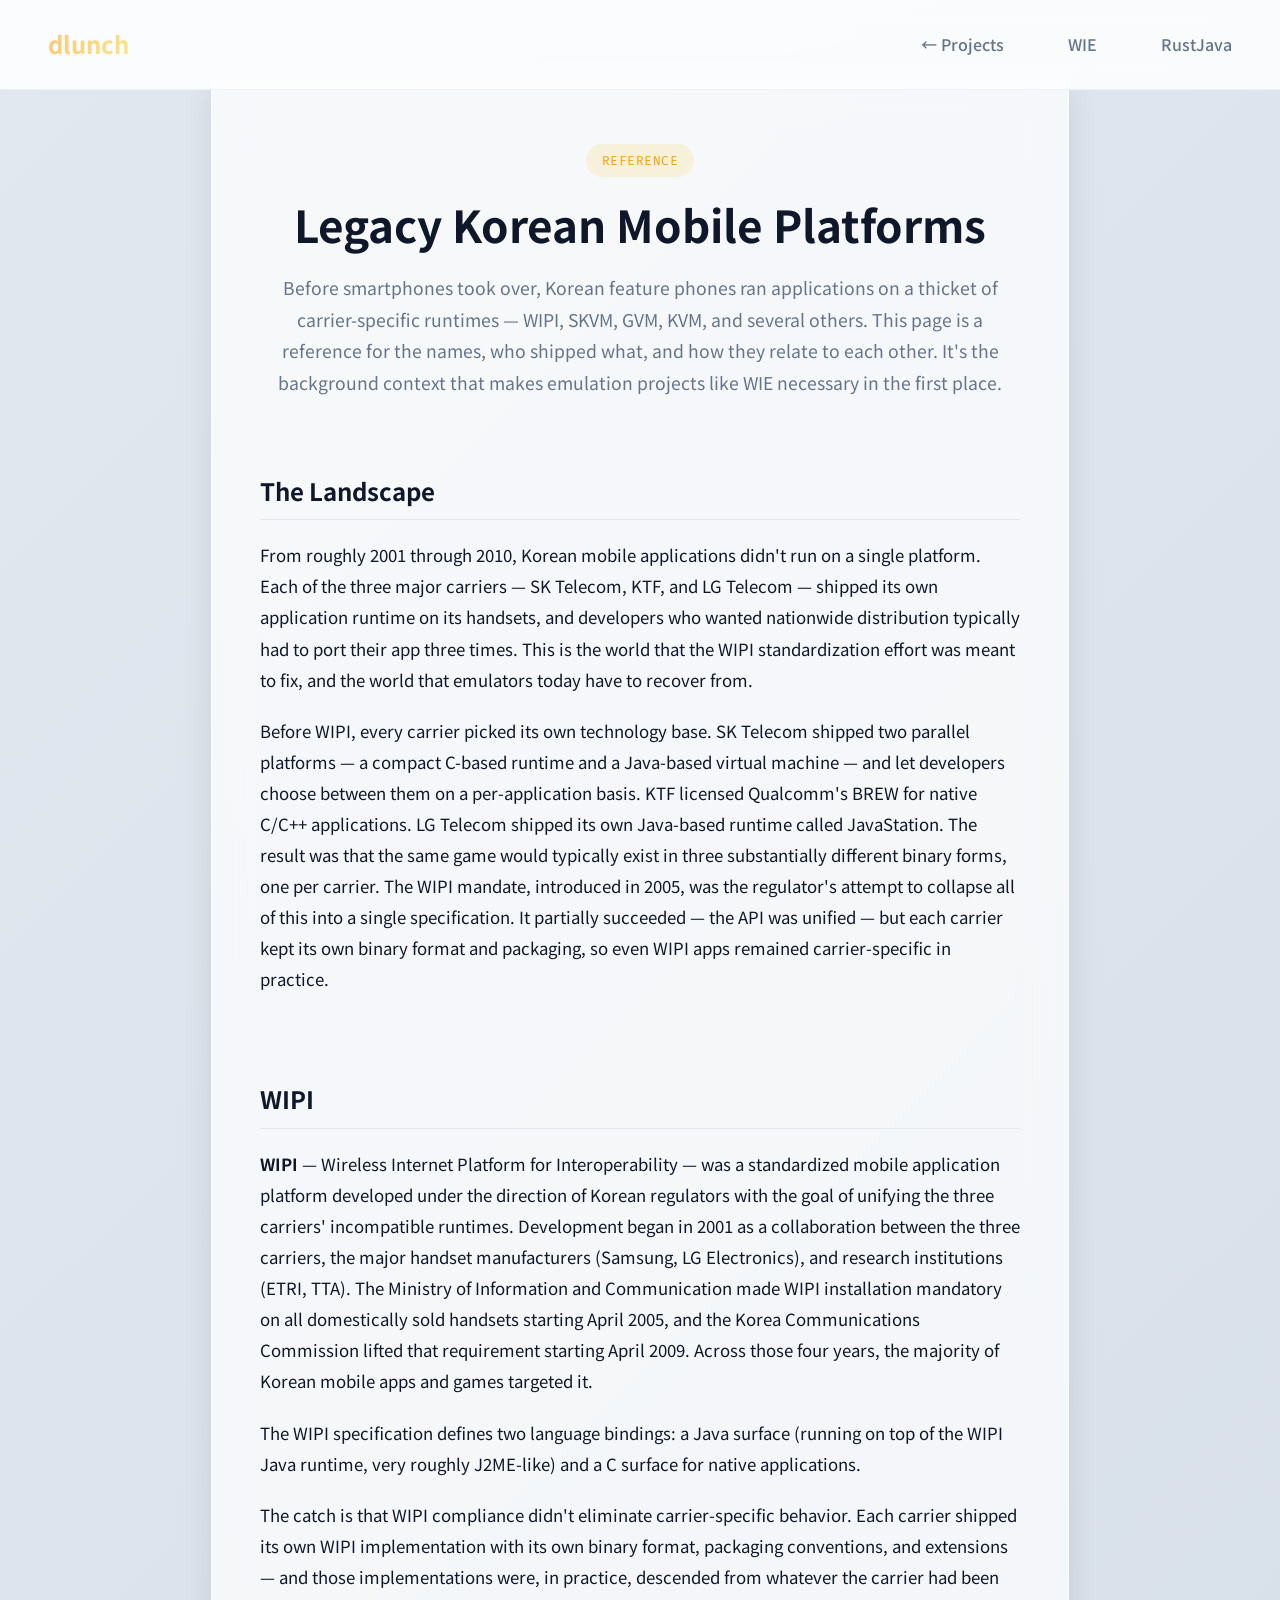
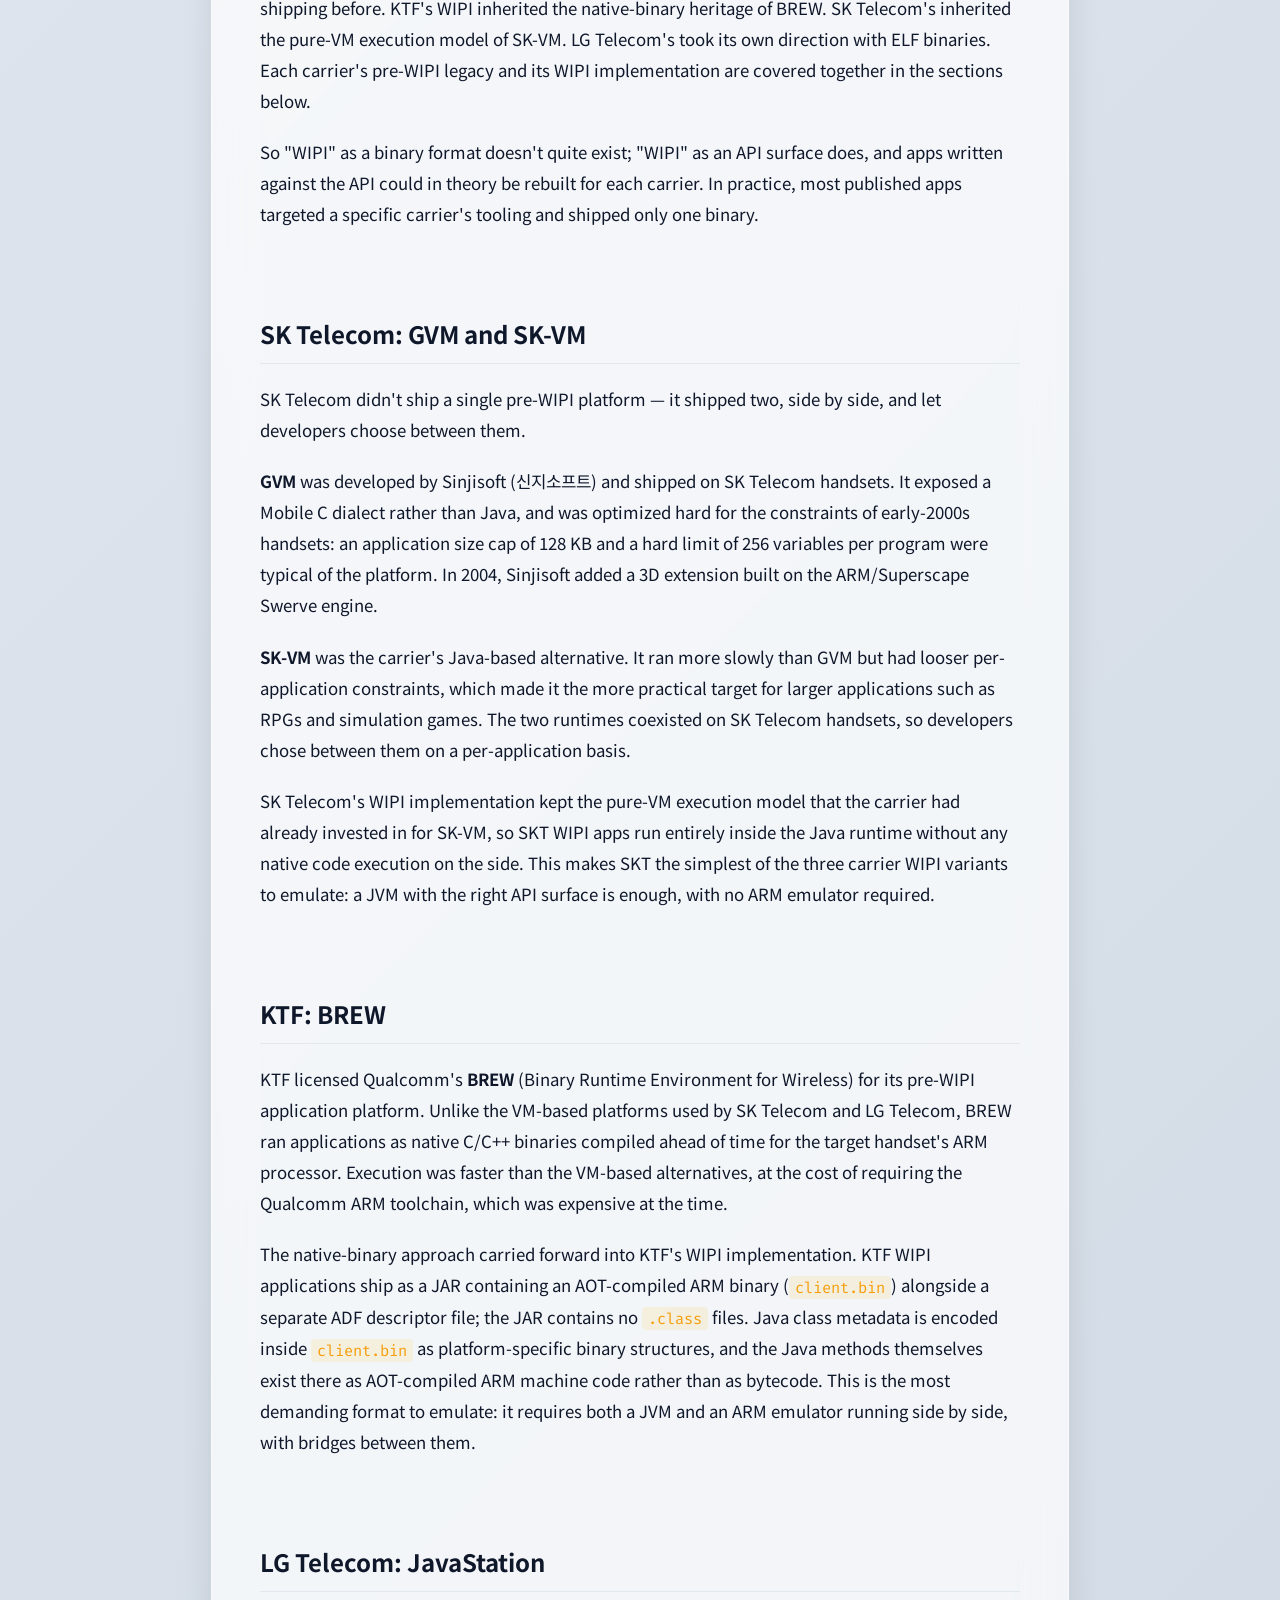
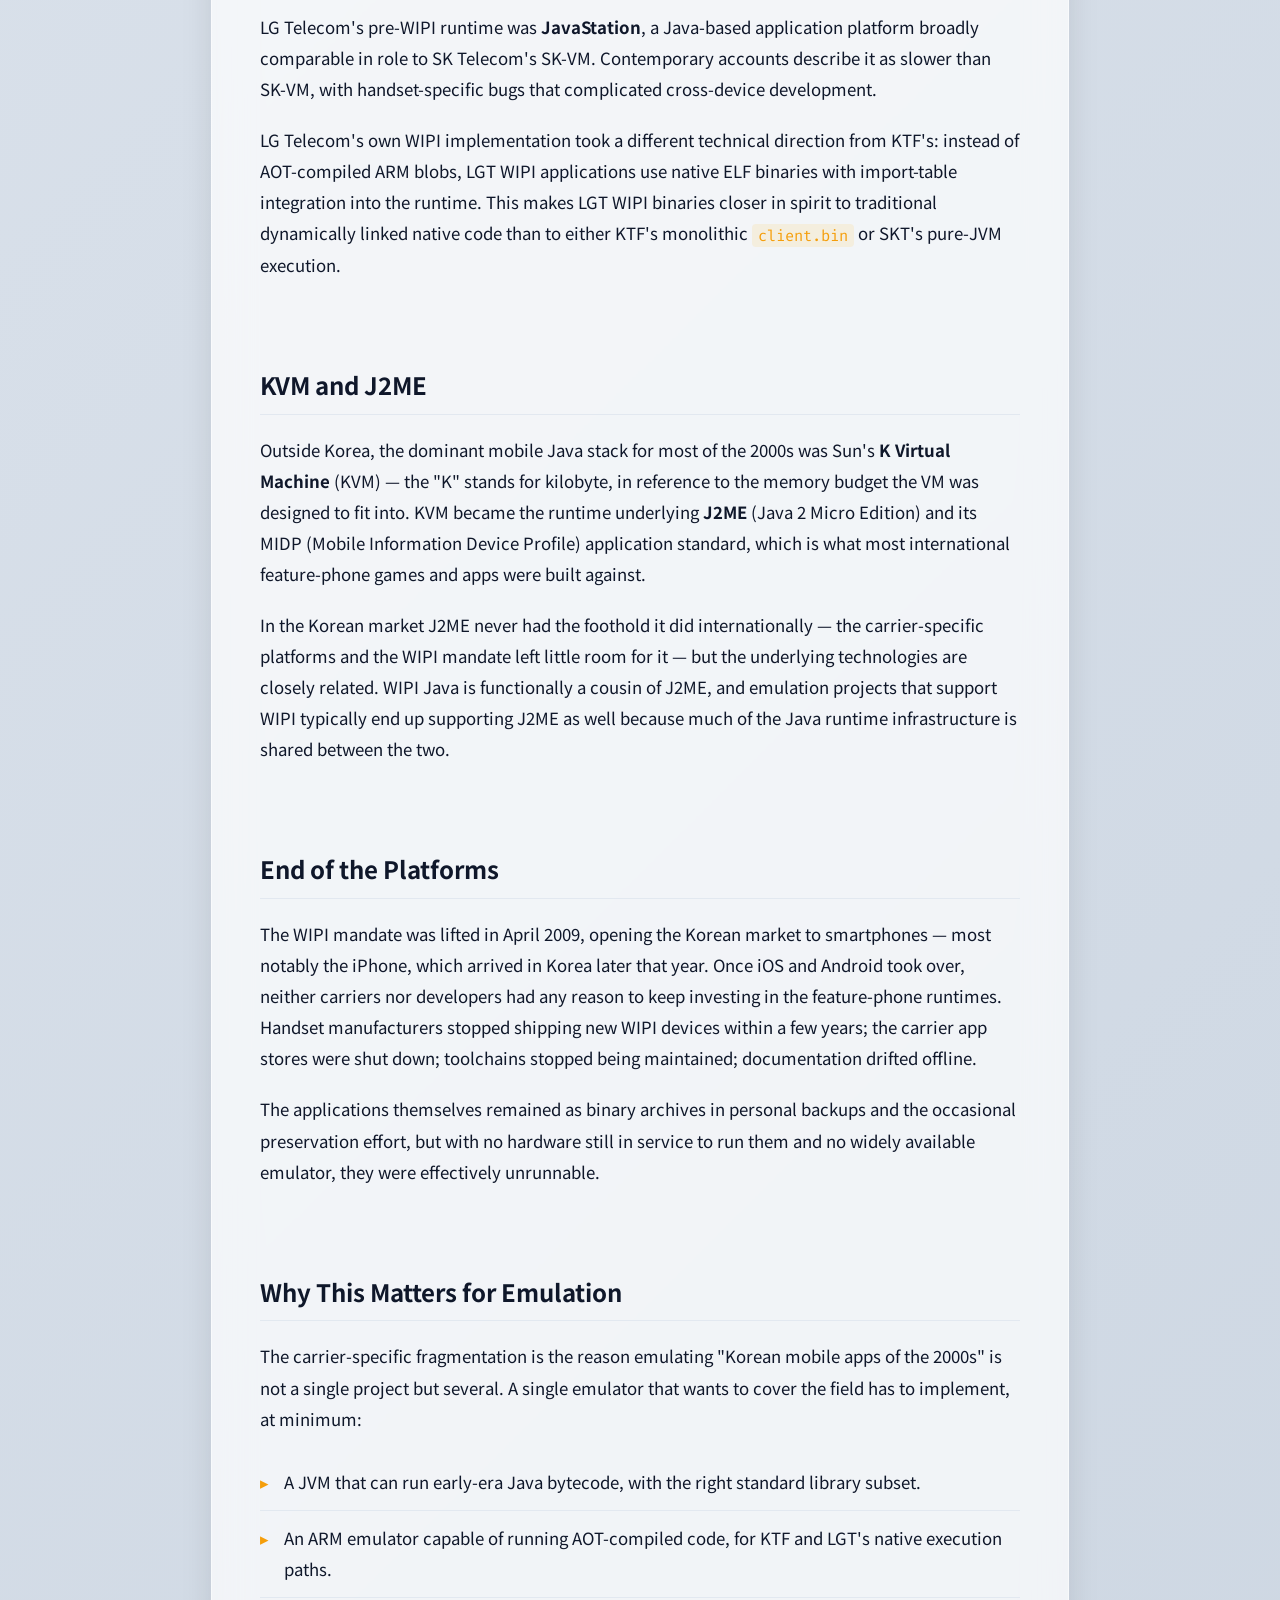
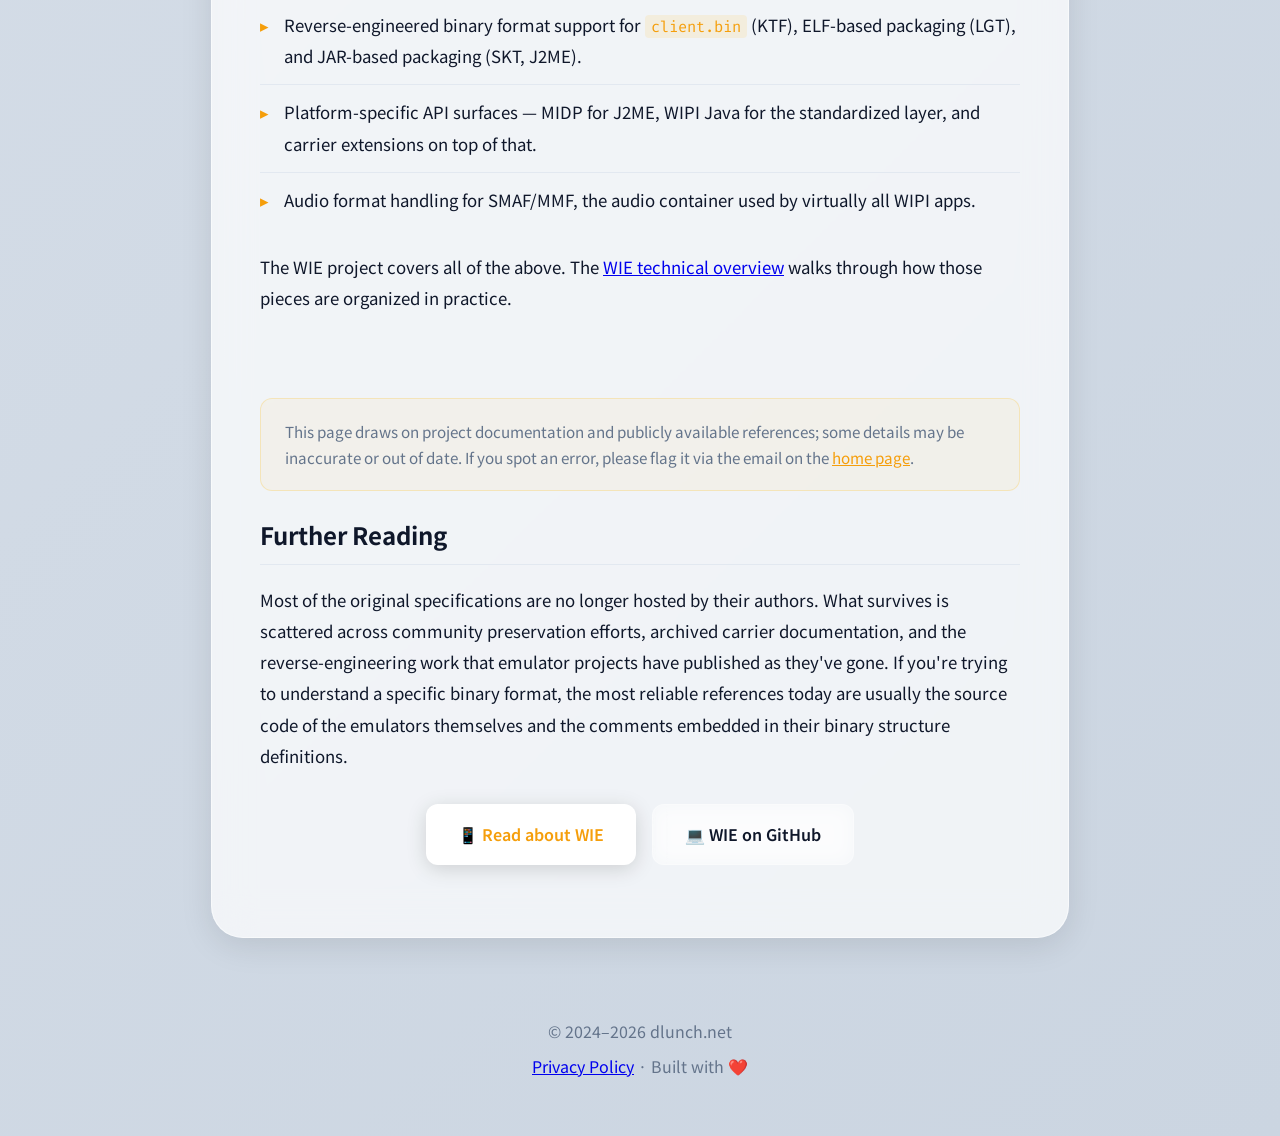
<file: legacy-mobile.html>
<!DOCTYPE html>
<html lang="en">
  <head>
    <meta charset="utf-8" />
    <meta name="viewport" content="width=device-width, initial-scale=1.0" />
    <title>
      Legacy Korean Mobile Platforms: A Reference — dlunch.net
    </title>
    <meta
      name="description"
      content="A reference overview of the mobile application platforms that ran on Korean feature phones in the 2000s — WIPI, SKVM, GVM, KVM — and the carrier-specific runtimes built on top of them."
    />

    <link rel="preconnect" href="https://fonts.googleapis.com" />
    <link rel="preconnect" href="https://fonts.gstatic.com" crossorigin />
    <link
      href="https://fonts.googleapis.com/css2?family=Noto+Sans+KR:wght@300;400;500;700&family=Fira+Code:wght@400;500&display=swap"
      rel="stylesheet"
    />
    <link rel="stylesheet" href="styles.css" />
    <link
      rel="icon"
      href="data:image/svg+xml,<svg xmlns=%22http://www.w3.org/2000/svg%22 viewBox=%220 0 100 100%22><text y=%22.9em%22 font-size=%2290%22>🍊</text></svg>"
    />
  </head>
  <body>
    <!-- Navigation -->
    <nav>
      <div class="container">
        <a href="/" class="logo">dlunch</a>
        <ul>
          <li><a href="/#projects">← Projects</a></li>
          <li><a href="/wie.html">WIE</a></li>
          <li><a href="/rustjava.html">RustJava</a></li>
        </ul>
      </div>
    </nav>

    <div class="page-layout">
      <aside class="ad-side ad-side-left">
        <section
          class="ad-section ad-section-side"
          id="ad-section-left"
        ></section>
      </aside>
      <main class="main-container article-container">
        <!-- Article Header -->
        <header class="article-header">
          <p class="article-kicker">Reference</p>
          <h1>Legacy Korean Mobile Platforms</h1>
          <p class="article-lede">
            Before smartphones took over, Korean feature phones ran
            applications on a thicket of carrier-specific runtimes — WIPI,
            SKVM, GVM, KVM, and several others. This page is a reference
            for the names, who shipped what, and how they relate to each
            other. It's the background context that makes emulation
            projects like WIE necessary in the first place.
          </p>
        </header>

        <article class="prose">
          <section>
            <h2>The Landscape</h2>
            <p>
              From roughly 2001 through 2010, Korean mobile applications
              didn't run on a single platform. Each of the three major
              carriers — SK Telecom, KTF, and LG Telecom — shipped its
              own application runtime on its handsets, and developers
              who wanted nationwide distribution typically had to port
              their app three times. This is the world that the WIPI
              standardization effort was meant to fix, and the world
              that emulators today have to recover from.
            </p>
            <p>
              Before WIPI, every carrier picked its own technology
              base. SK Telecom shipped two parallel platforms — a
              compact C-based runtime and a Java-based virtual machine
              — and let developers choose between them on a
              per-application basis. KTF licensed Qualcomm's BREW for
              native C/C++ applications. LG Telecom shipped its own
              Java-based runtime called JavaStation. The result was
              that the same game would typically exist in three
              substantially different binary forms, one per carrier.
              The WIPI mandate, introduced in 2005, was the
              regulator's attempt to collapse all of this into a
              single specification. It partially succeeded — the API
              was unified — but each carrier kept its own binary
              format and packaging, so even WIPI apps remained
              carrier-specific in practice.
            </p>
          </section>

          <section>
            <h2>WIPI</h2>
            <p>
              <strong>WIPI</strong> — Wireless Internet Platform for
              Interoperability — was a standardized mobile application
              platform developed under the direction of Korean regulators
              with the goal of unifying the three carriers' incompatible
              runtimes. Development began in 2001 as a collaboration
              between the three carriers, the major handset
              manufacturers (Samsung, LG Electronics), and research
              institutions (ETRI, TTA). The Ministry of Information
              and Communication made WIPI installation mandatory on
              all domestically sold handsets starting April 2005, and
              the Korea Communications Commission lifted that
              requirement starting April 2009. Across those four
              years, the majority of Korean mobile apps and games
              targeted it.
            </p>
            <p>
              The WIPI specification defines two language bindings:
              a Java surface (running on top of the WIPI Java
              runtime, very roughly J2ME-like) and a C surface for
              native applications.
            </p>
            <p>
              The catch is that WIPI compliance didn't eliminate
              carrier-specific behavior. Each carrier shipped its
              own WIPI implementation with its own binary format,
              packaging conventions, and extensions — and those
              implementations were, in practice, descended from
              whatever the carrier had been shipping before.
              KTF's WIPI inherited the native-binary heritage of
              BREW. SK Telecom's inherited the pure-VM execution
              model of SK-VM. LG Telecom's took its own
              direction with ELF binaries. Each carrier's
              pre-WIPI legacy and its WIPI implementation are
              covered together in the sections below.
            </p>
            <p>
              So "WIPI" as a binary format doesn't quite exist;
              "WIPI" as an API surface does, and apps written
              against the API could in theory be rebuilt for
              each carrier. In practice, most published apps
              targeted a specific carrier's tooling and shipped
              only one binary.
            </p>
          </section>

          <section>
            <h2>SK Telecom: GVM and SK-VM</h2>
            <p>
              SK Telecom didn't ship a single pre-WIPI platform —
              it shipped two, side by side, and let developers
              choose between them.
            </p>
            <p>
              <strong>GVM</strong> was developed by Sinjisoft
              (신지소프트) and shipped on SK Telecom handsets.
              It exposed a Mobile C dialect rather than Java,
              and was optimized hard for the constraints of
              early-2000s handsets: an application size cap of
              128 KB and a hard limit of 256 variables per
              program were typical of the platform. In 2004,
              Sinjisoft added a 3D extension built on the
              ARM/Superscape Swerve engine.
            </p>
            <p>
              <strong>SK-VM</strong> was the carrier's
              Java-based alternative. It ran more slowly than
              GVM but had looser per-application constraints,
              which made it the more practical target for
              larger applications such as RPGs and simulation
              games. The two runtimes coexisted on SK Telecom
              handsets, so developers chose between them on a
              per-application basis.
            </p>
            <p>
              SK Telecom's WIPI implementation kept the
              pure-VM execution model that the carrier had
              already invested in for SK-VM, so SKT WIPI apps
              run entirely inside the Java runtime without
              any native code execution on the side. This
              makes SKT the simplest of the three carrier
              WIPI variants to emulate: a JVM with the right
              API surface is enough, with no ARM emulator
              required.
            </p>
          </section>

          <section>
            <h2>KTF: BREW</h2>
            <p>
              KTF licensed Qualcomm's <strong>BREW</strong>
              (Binary Runtime Environment for Wireless) for
              its pre-WIPI application platform. Unlike the
              VM-based platforms used by SK Telecom and LG
              Telecom, BREW ran applications as native
              C/C++ binaries compiled ahead of time for the
              target handset's ARM processor. Execution was
              faster than the VM-based alternatives, at the
              cost of requiring the Qualcomm ARM toolchain,
              which was expensive at the time.
            </p>
            <p>
              The native-binary approach carried forward
              into KTF's WIPI implementation. KTF WIPI
              applications ship as a JAR containing an
              AOT-compiled ARM binary (<code>client.bin</code>)
              alongside a separate ADF descriptor file; the
              JAR contains no <code>.class</code> files. Java
              class metadata is encoded inside
              <code>client.bin</code> as platform-specific
              binary structures, and the Java methods
              themselves exist there as AOT-compiled ARM
              machine code rather than as bytecode. This is
              the most demanding format to emulate: it
              requires both a JVM and an ARM emulator
              running side by side, with bridges between
              them.
            </p>
          </section>

          <section>
            <h2>LG Telecom: JavaStation</h2>
            <p>
              LG Telecom's pre-WIPI runtime was
              <strong>JavaStation</strong>, a Java-based
              application platform broadly comparable in
              role to SK Telecom's SK-VM. Contemporary
              accounts describe it as slower than SK-VM,
              with handset-specific bugs that complicated
              cross-device development.
            </p>
            <p>
              LG Telecom's own WIPI implementation took a
              different technical direction from KTF's:
              instead of AOT-compiled ARM blobs, LGT WIPI
              applications use native ELF binaries with
              import-table integration into the runtime.
              This makes LGT WIPI binaries closer in spirit
              to traditional dynamically linked native code
              than to either KTF's monolithic
              <code>client.bin</code> or SKT's pure-JVM
              execution.
            </p>
          </section>

          <section>
            <h2>KVM and J2ME</h2>
            <p>
              Outside Korea, the dominant mobile Java stack
              for most of the 2000s was Sun's
              <strong>K Virtual Machine</strong> (KVM) —
              the "K" stands for kilobyte, in reference to
              the memory budget the VM was designed to fit
              into. KVM became the runtime underlying
              <strong>J2ME</strong> (Java 2 Micro Edition)
              and its MIDP (Mobile Information Device
              Profile) application standard, which is what
              most international feature-phone games and
              apps were built against.
            </p>
            <p>
              In the Korean market J2ME never had the
              foothold it did internationally — the
              carrier-specific platforms and the WIPI
              mandate left little room for it — but the
              underlying technologies are closely
              related. WIPI Java is functionally a cousin
              of J2ME, and emulation projects that
              support WIPI typically end up supporting
              J2ME as well because much of the Java
              runtime infrastructure is shared between
              the two.
            </p>
          </section>

          <section>
            <h2>End of the Platforms</h2>
            <p>
              The WIPI mandate was lifted in April 2009, opening
              the Korean market to smartphones — most notably
              the iPhone, which arrived in Korea later that
              year. Once iOS and Android took over, neither
              carriers nor developers had any reason to keep
              investing in the feature-phone runtimes. Handset
              manufacturers stopped shipping new WIPI devices
              within a few years; the carrier app stores were
              shut down; toolchains stopped being maintained;
              documentation drifted offline.
            </p>
            <p>
              The applications themselves remained as
              binary archives in personal backups and the
              occasional preservation effort, but with no
              hardware still in service to run them and no
              widely available emulator, they were
              effectively unrunnable.
            </p>
          </section>

          <section>
            <h2>Why This Matters for Emulation</h2>
            <p>
              The carrier-specific fragmentation is the reason
              emulating "Korean mobile apps of the 2000s" is
              not a single project but several. A single
              emulator that wants to cover the field has to
              implement, at minimum:
            </p>
            <ul>
              <li>
                A JVM that can run early-era Java bytecode,
                with the right standard library subset.
              </li>
              <li>
                An ARM emulator capable of running AOT-compiled
                code, for KTF and LGT's native execution paths.
              </li>
              <li>
                Reverse-engineered binary format support for
                <code>client.bin</code> (KTF), ELF-based
                packaging (LGT), and JAR-based packaging (SKT,
                J2ME).
              </li>
              <li>
                Platform-specific API surfaces — MIDP for J2ME,
                WIPI Java for the standardized layer, and
                carrier extensions on top of that.
              </li>
              <li>
                Audio format handling for SMAF/MMF, the audio
                container used by virtually all WIPI apps.
              </li>
            </ul>
            <p>
              The WIE project covers all of the above. The
              <a href="/wie.html">WIE technical overview</a>
              walks through how those pieces are organized in
              practice.
            </p>
          </section>

          <section class="article-note">
            <p>
              This page draws on project documentation and publicly
              available references; some details may be inaccurate
              or out of date. If you spot an error, please flag it
              via the email on the
              <a href="/#contact">home page</a>.
            </p>
          </section>

          <section>
            <h2>Further Reading</h2>
            <p>
              Most of the original specifications are no
              longer hosted by their authors. What survives
              is scattered across community preservation
              efforts, archived carrier documentation, and
              the reverse-engineering work that emulator
              projects have published as they've gone. If
              you're trying to understand a specific
              binary format, the most reliable references
              today are usually the source code of the
              emulators themselves and the comments
              embedded in their binary structure
              definitions.
            </p>
            <div class="cta-buttons">
              <a href="/wie.html" class="btn btn-primary"
                >📱 Read about WIE</a
              >
              <a
                href="https://github.com/dlunch/wie"
                class="btn btn-secondary"
                >💻 WIE on GitHub</a
              >
            </div>
          </section>
        </article>
      </main>
      <aside class="ad-side ad-side-right">
        <section
          class="ad-section ad-section-side"
          id="ad-section-right"
        ></section>
      </aside>
    </div>

    <!-- Footer -->
    <footer>
      <p>© 2024–2026 dlunch.net</p>
      <p>
        <a href="/privacy.html">Privacy Policy</a> · Built with ❤️
      </p>
    </footer>
  </body>
</html>
</file>
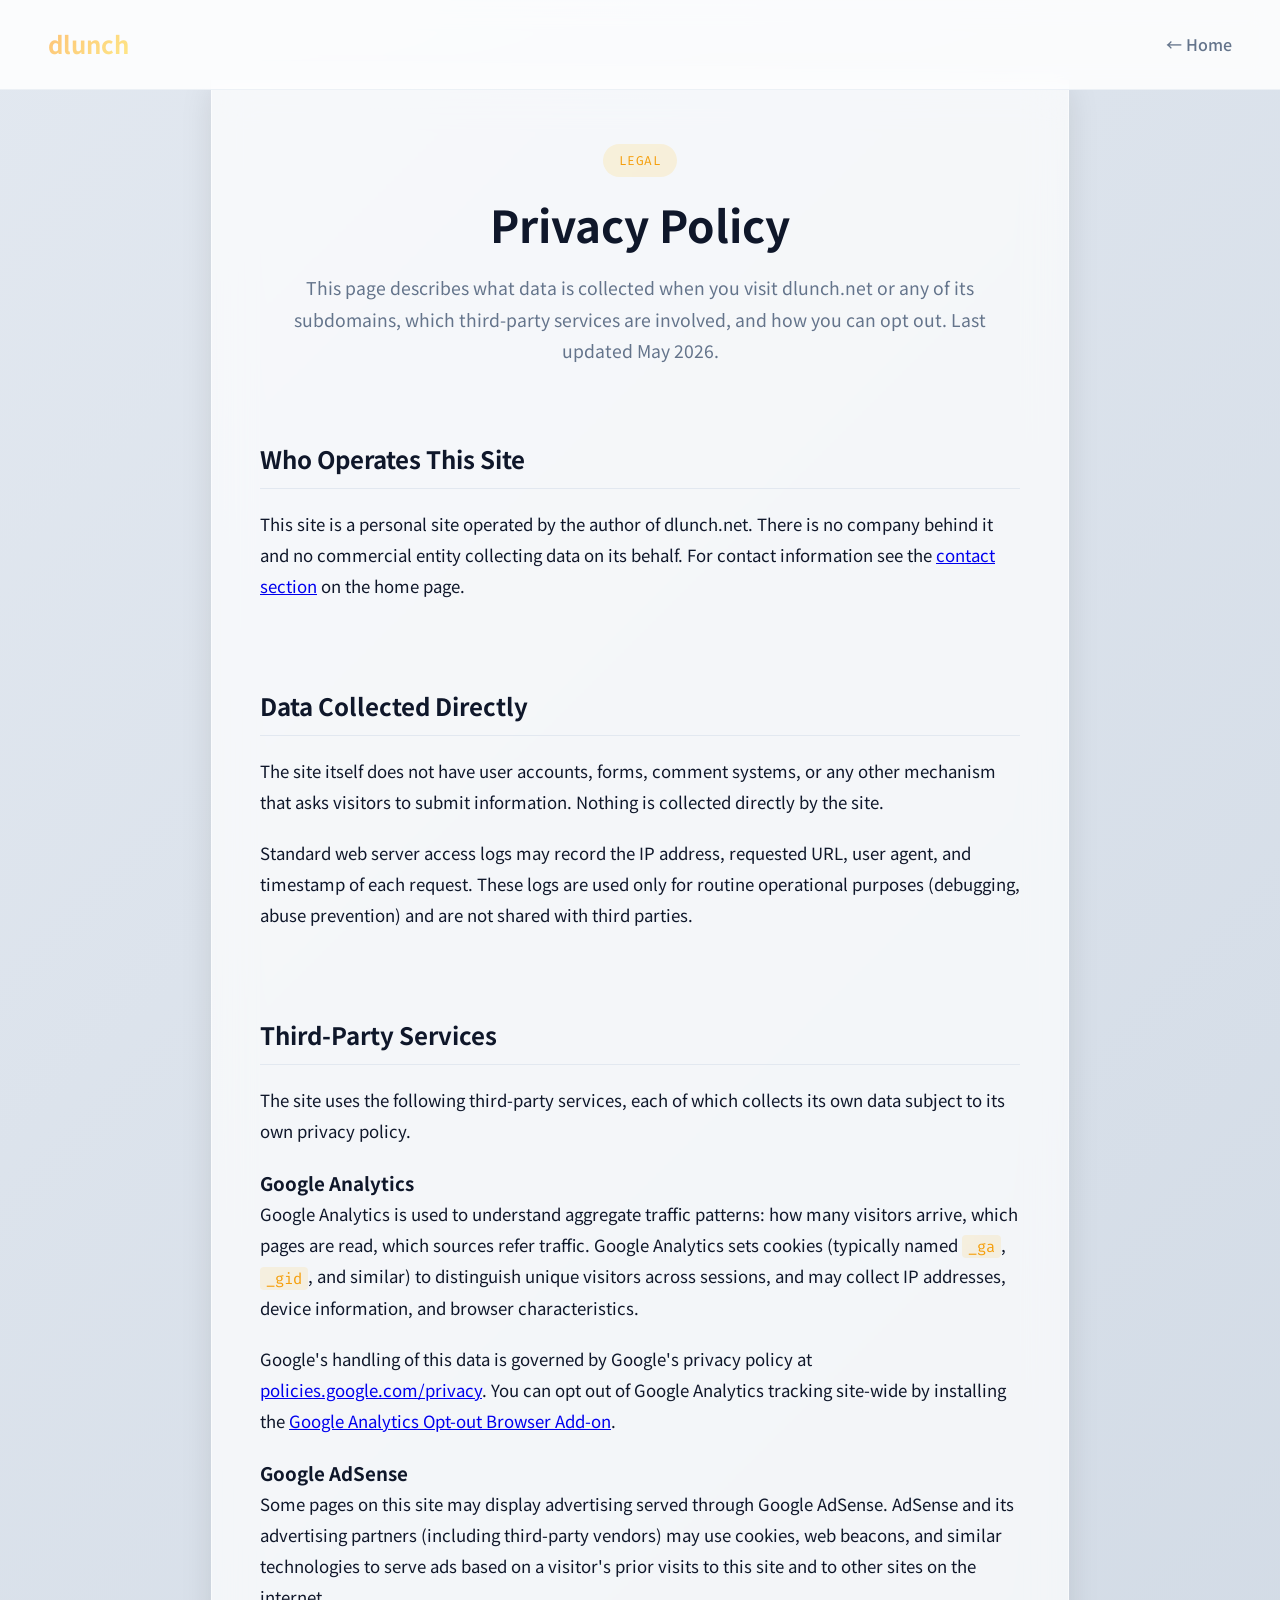
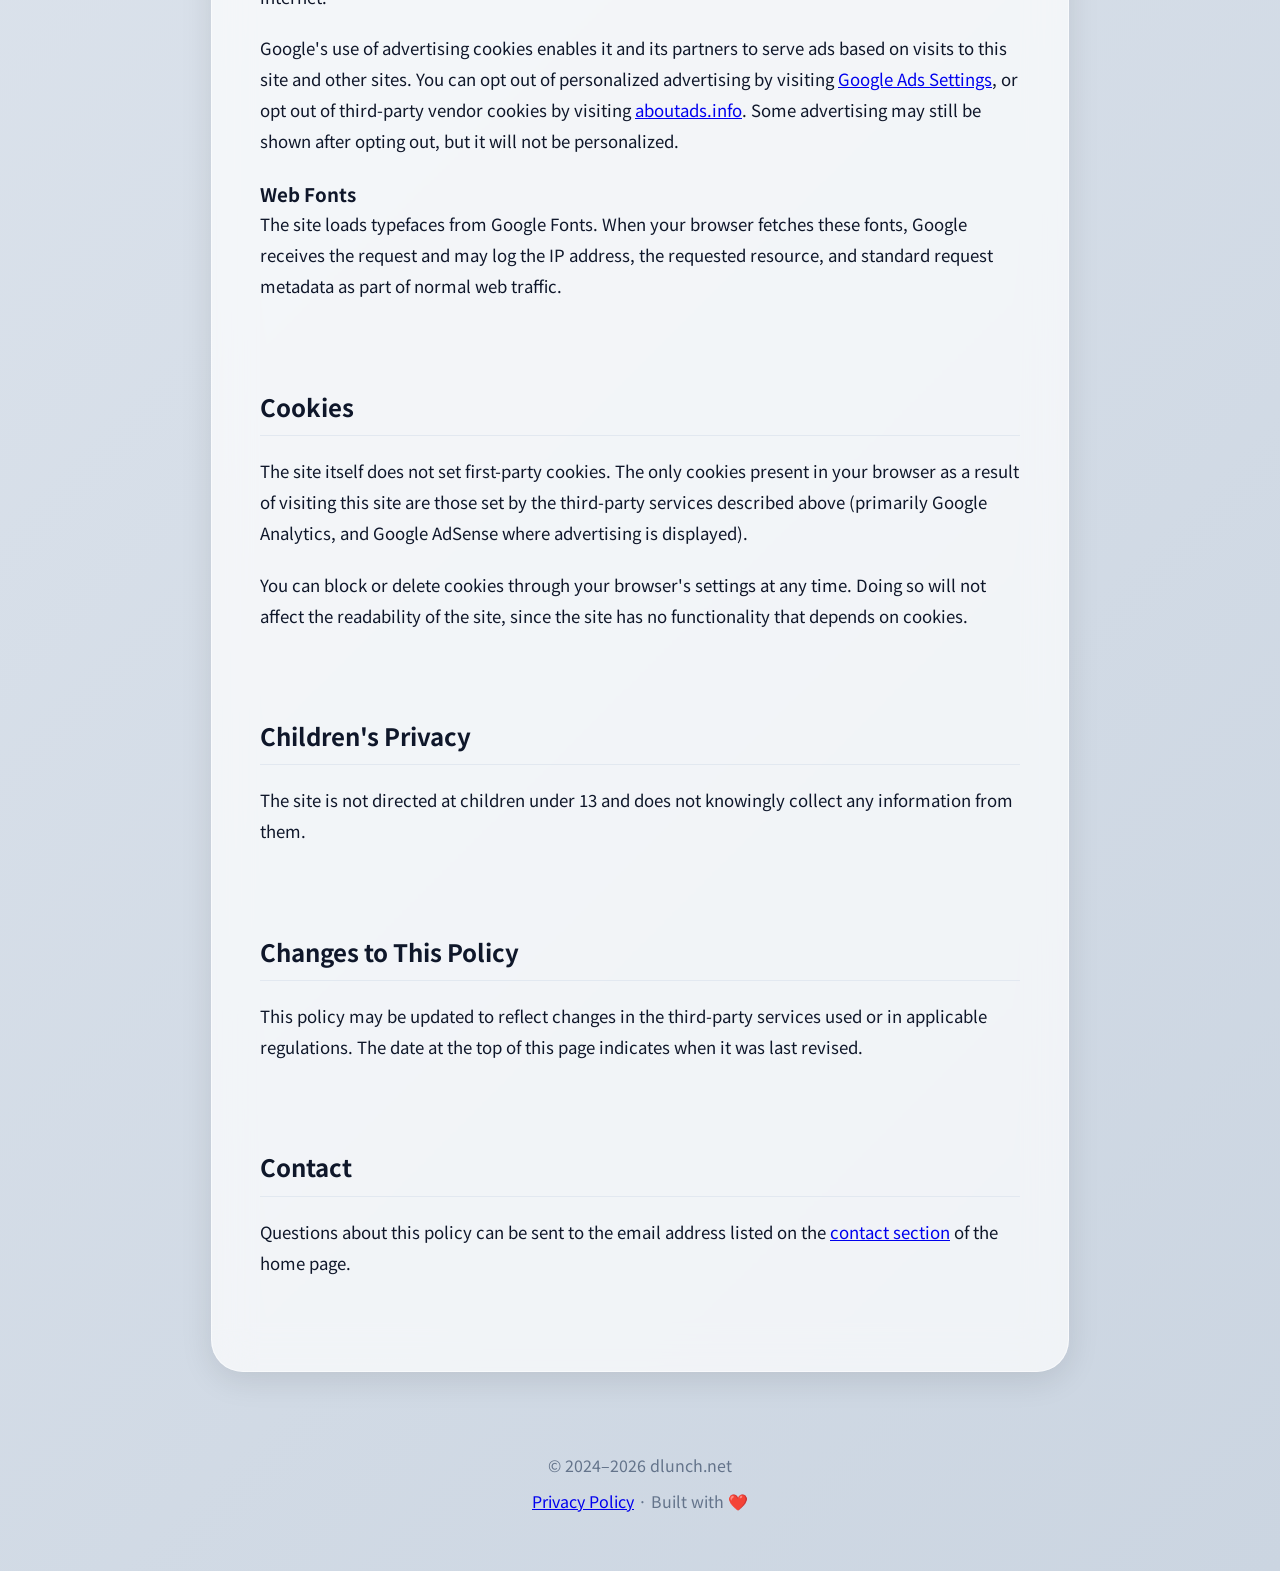
<file: privacy.html>
<!DOCTYPE html>
<html lang="en">
  <head>
    <meta charset="utf-8" />
    <meta name="viewport" content="width=device-width, initial-scale=1.0" />
    <title>Privacy Policy — dlunch.net</title>
    <meta
      name="description"
      content="Privacy policy for dlunch.net and its subdomains. Describes the data collected, the third-party services used, and how visitors can opt out."
    />

    <link rel="preconnect" href="https://fonts.googleapis.com" />
    <link rel="preconnect" href="https://fonts.gstatic.com" crossorigin />
    <link
      href="https://fonts.googleapis.com/css2?family=Noto+Sans+KR:wght@300;400;500;700&family=Fira+Code:wght@400;500&display=swap"
      rel="stylesheet"
    />
    <link rel="stylesheet" href="styles.css" />
    <link
      rel="icon"
      href="data:image/svg+xml,<svg xmlns=%22http://www.w3.org/2000/svg%22 viewBox=%220 0 100 100%22><text y=%22.9em%22 font-size=%2290%22>🍊</text></svg>"
    />
  </head>
  <body>
    <!-- Navigation -->
    <nav>
      <div class="container">
        <a href="/" class="logo">dlunch</a>
        <ul>
          <li><a href="/">← Home</a></li>
        </ul>
      </div>
    </nav>

    <div class="page-layout">
      <main class="main-container article-container">
        <header class="article-header">
          <p class="article-kicker">Legal</p>
          <h1>Privacy Policy</h1>
          <p class="article-lede">
            This page describes what data is collected when you visit
            dlunch.net or any of its subdomains, which third-party
            services are involved, and how you can opt out. Last
            updated May 2026.
          </p>
        </header>

        <article class="prose">
          <section>
            <h2>Who Operates This Site</h2>
            <p>
              This site is a personal site operated by the author of
              dlunch.net. There is no company behind it and no
              commercial entity collecting data on its behalf. For
              contact information see the
              <a href="/#contact">contact section</a> on the home
              page.
            </p>
          </section>

          <section>
            <h2>Data Collected Directly</h2>
            <p>
              The site itself does not have user accounts, forms,
              comment systems, or any other mechanism that asks
              visitors to submit information. Nothing is collected
              directly by the site.
            </p>
            <p>
              Standard web server access logs may record the IP
              address, requested URL, user agent, and timestamp of
              each request. These logs are used only for routine
              operational purposes (debugging, abuse prevention)
              and are not shared with third parties.
            </p>
          </section>

          <section>
            <h2>Third-Party Services</h2>
            <p>
              The site uses the following third-party services,
              each of which collects its own data subject to its
              own privacy policy.
            </p>
            <h3>Google Analytics</h3>
            <p>
              Google Analytics is used to understand aggregate
              traffic patterns: how many visitors arrive, which
              pages are read, which sources refer traffic. Google
              Analytics sets cookies (typically named
              <code>_ga</code>, <code>_gid</code>, and similar) to
              distinguish unique visitors across sessions, and
              may collect IP addresses, device information, and
              browser characteristics.
            </p>
            <p>
              Google's handling of this data is governed by
              Google's privacy policy at
              <a
                href="https://policies.google.com/privacy"
                rel="noopener"
                >policies.google.com/privacy</a
              >. You can opt out of Google Analytics tracking
              site-wide by installing the
              <a
                href="https://tools.google.com/dlpage/gaoptout"
                rel="noopener"
                >Google Analytics Opt-out Browser Add-on</a
              >.
            </p>
            <h3>Google AdSense</h3>
            <p>
              Some pages on this site may display advertising
              served through Google AdSense. AdSense and its
              advertising partners (including third-party
              vendors) may use cookies, web beacons, and similar
              technologies to serve ads based on a visitor's
              prior visits to this site and to other sites on
              the internet.
            </p>
            <p>
              Google's use of advertising cookies enables it and
              its partners to serve ads based on visits to this
              site and other sites. You can opt out of
              personalized advertising by visiting
              <a
                href="https://www.google.com/settings/ads"
                rel="noopener"
                >Google Ads Settings</a
              >, or opt out of third-party vendor cookies by
              visiting
              <a href="https://www.aboutads.info/" rel="noopener"
                >aboutads.info</a
              >. Some advertising may still be shown after opting
              out, but it will not be personalized.
            </p>
            <h3>Web Fonts</h3>
            <p>
              The site loads typefaces from Google Fonts. When
              your browser fetches these fonts, Google receives
              the request and may log the IP address, the
              requested resource, and standard request metadata
              as part of normal web traffic.
            </p>
          </section>

          <section>
            <h2>Cookies</h2>
            <p>
              The site itself does not set first-party cookies.
              The only cookies present in your browser as a
              result of visiting this site are those set by the
              third-party services described above (primarily
              Google Analytics, and Google AdSense where
              advertising is displayed).
            </p>
            <p>
              You can block or delete cookies through your
              browser's settings at any time. Doing so will not
              affect the readability of the site, since the
              site has no functionality that depends on
              cookies.
            </p>
          </section>

          <section>
            <h2>Children's Privacy</h2>
            <p>
              The site is not directed at children under 13 and
              does not knowingly collect any information from
              them.
            </p>
          </section>

          <section>
            <h2>Changes to This Policy</h2>
            <p>
              This policy may be updated to reflect changes in
              the third-party services used or in applicable
              regulations. The date at the top of this page
              indicates when it was last revised.
            </p>
          </section>

          <section>
            <h2>Contact</h2>
            <p>
              Questions about this policy can be sent to the
              email address listed on the
              <a href="/#contact">contact section</a> of the
              home page.
            </p>
          </section>
        </article>
      </main>
    </div>

    <!-- Footer -->
    <footer>
      <p>© 2024–2026 dlunch.net</p>
      <p>
        <a href="/privacy.html">Privacy Policy</a> · Built with ❤️
      </p>
    </footer>
  </body>
</html>
</file>
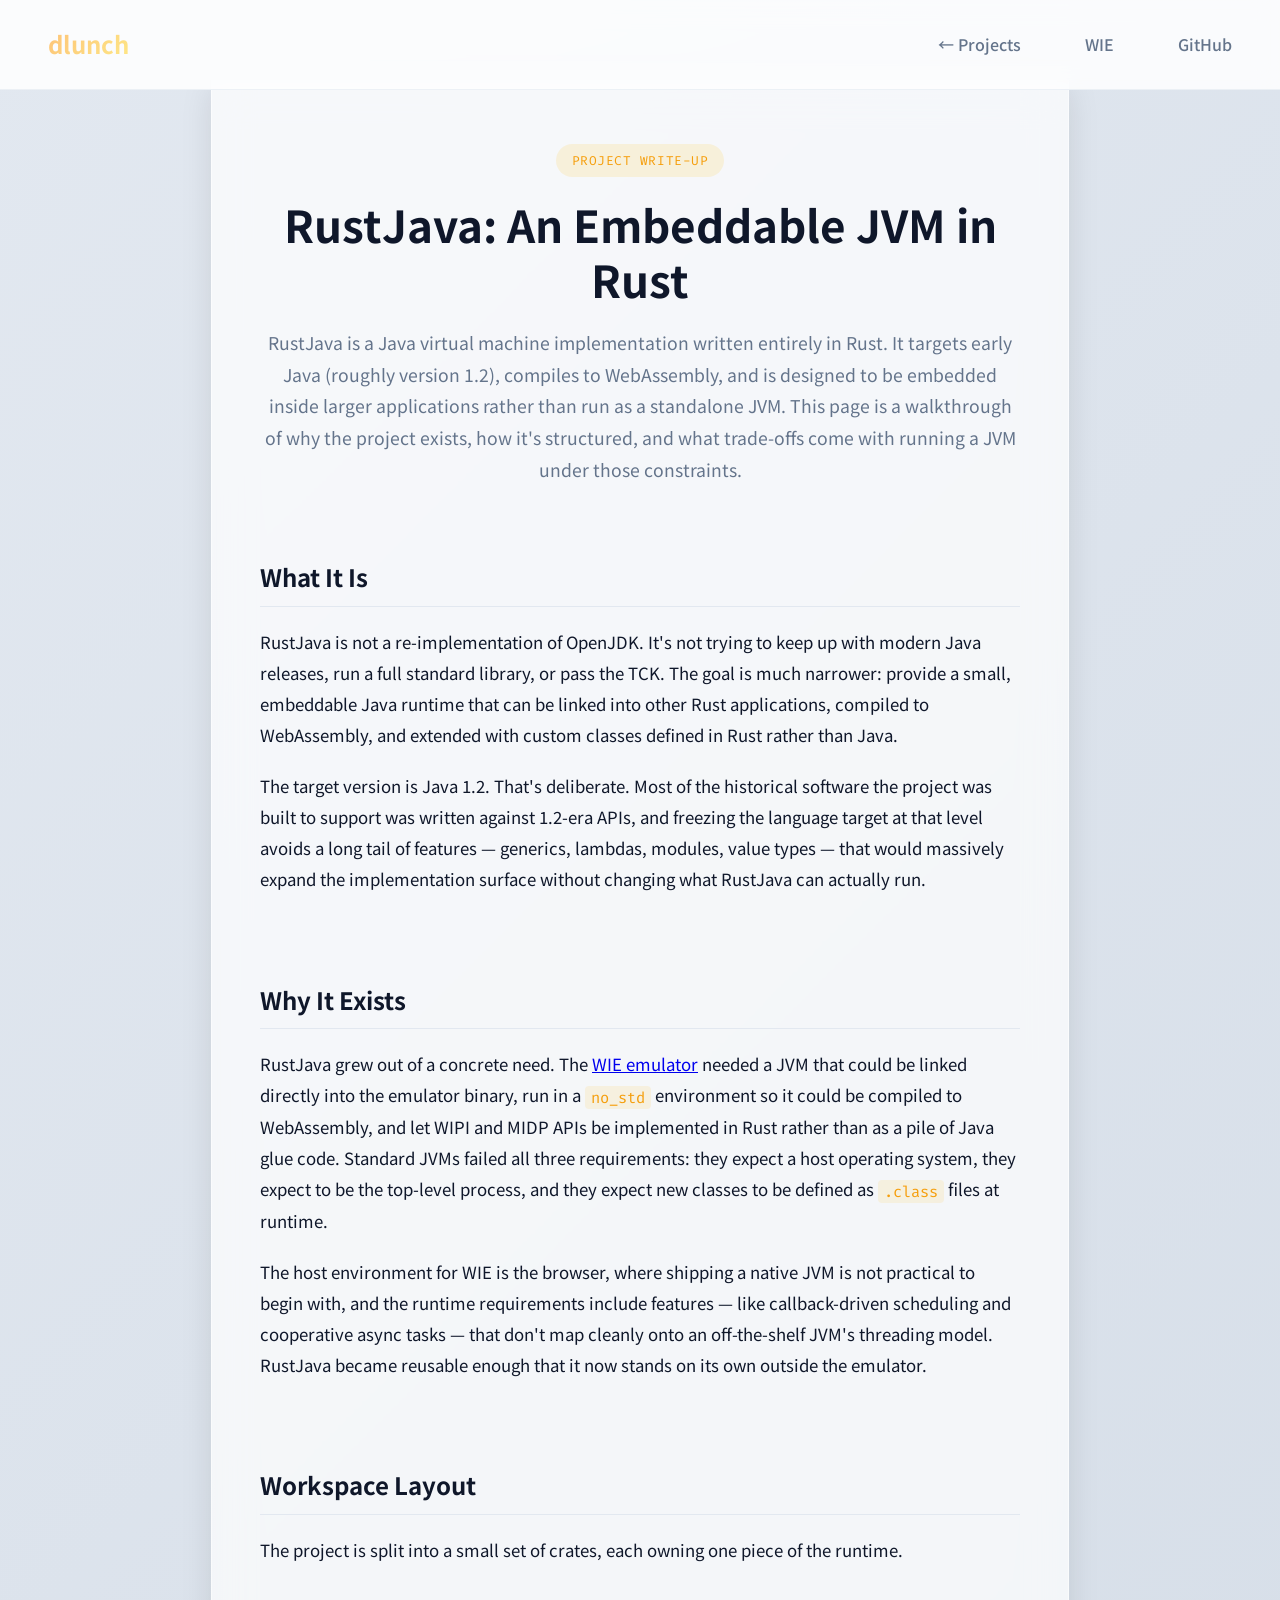
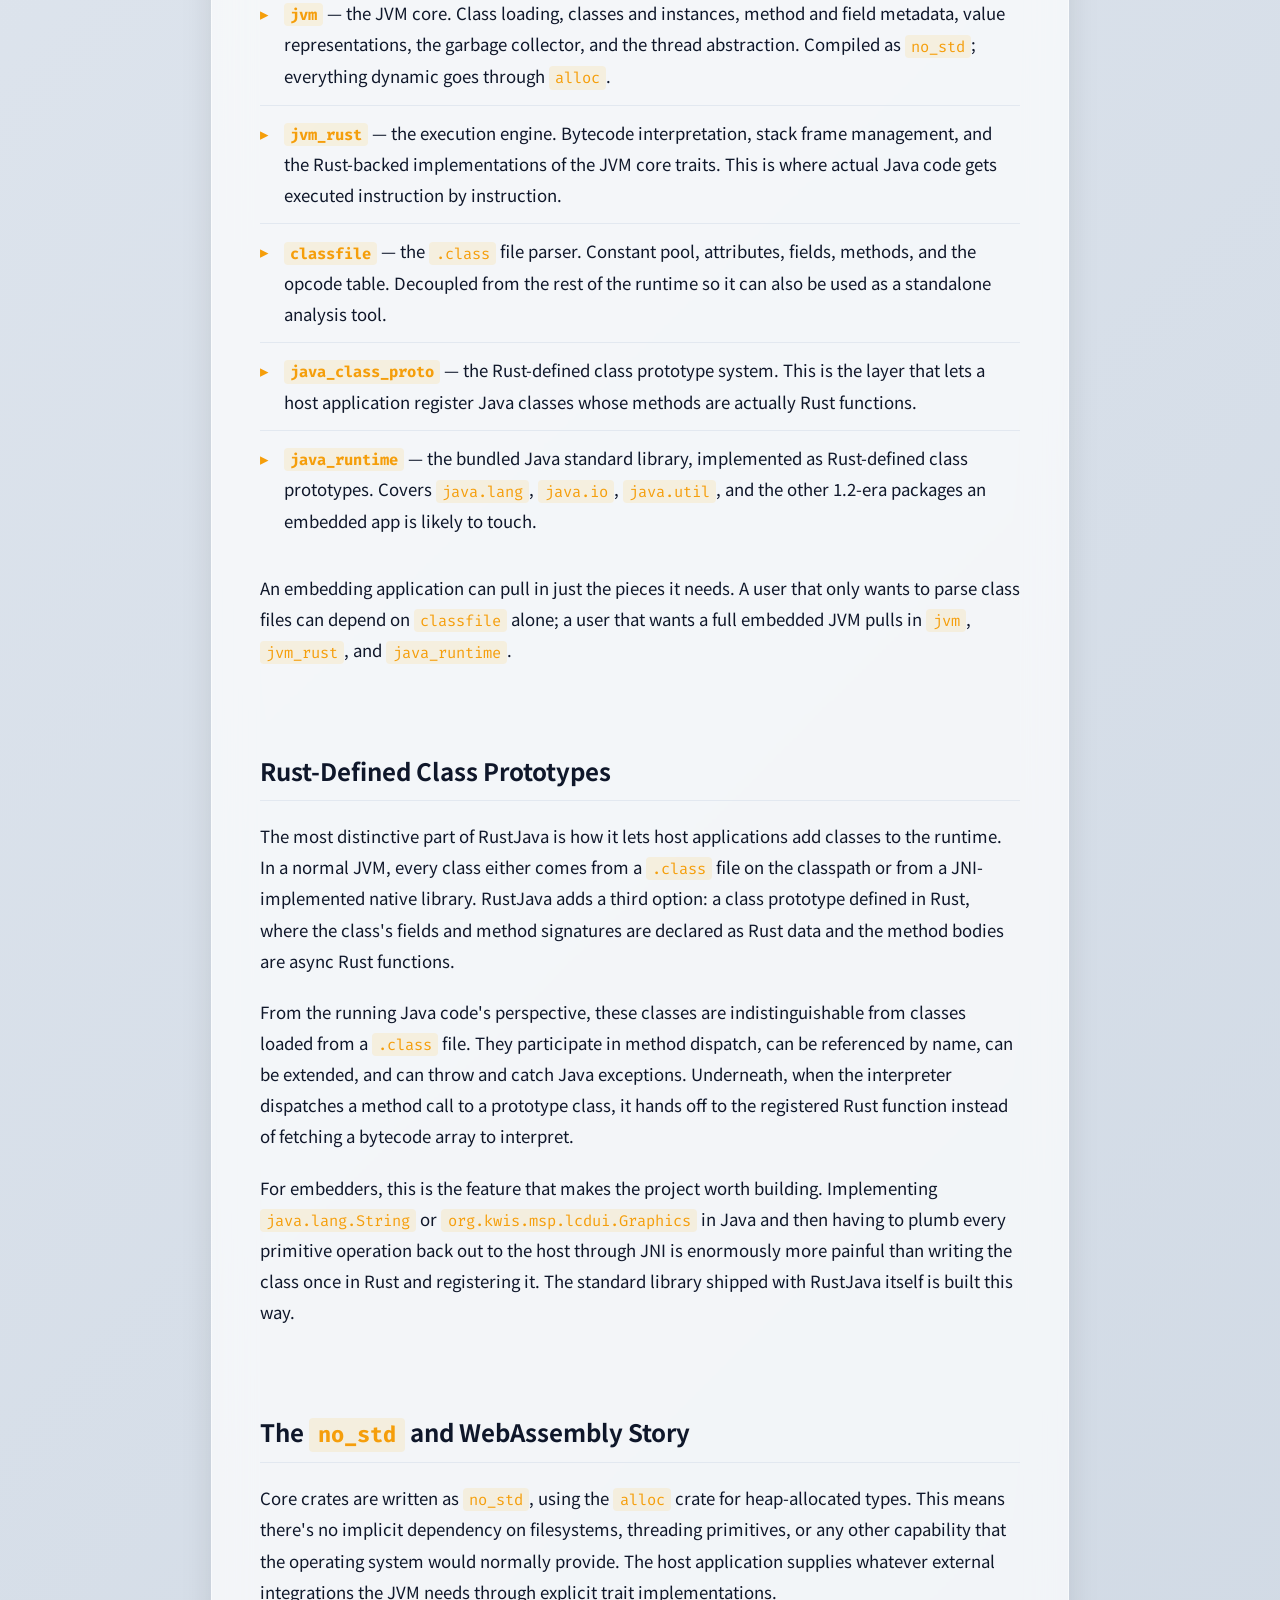
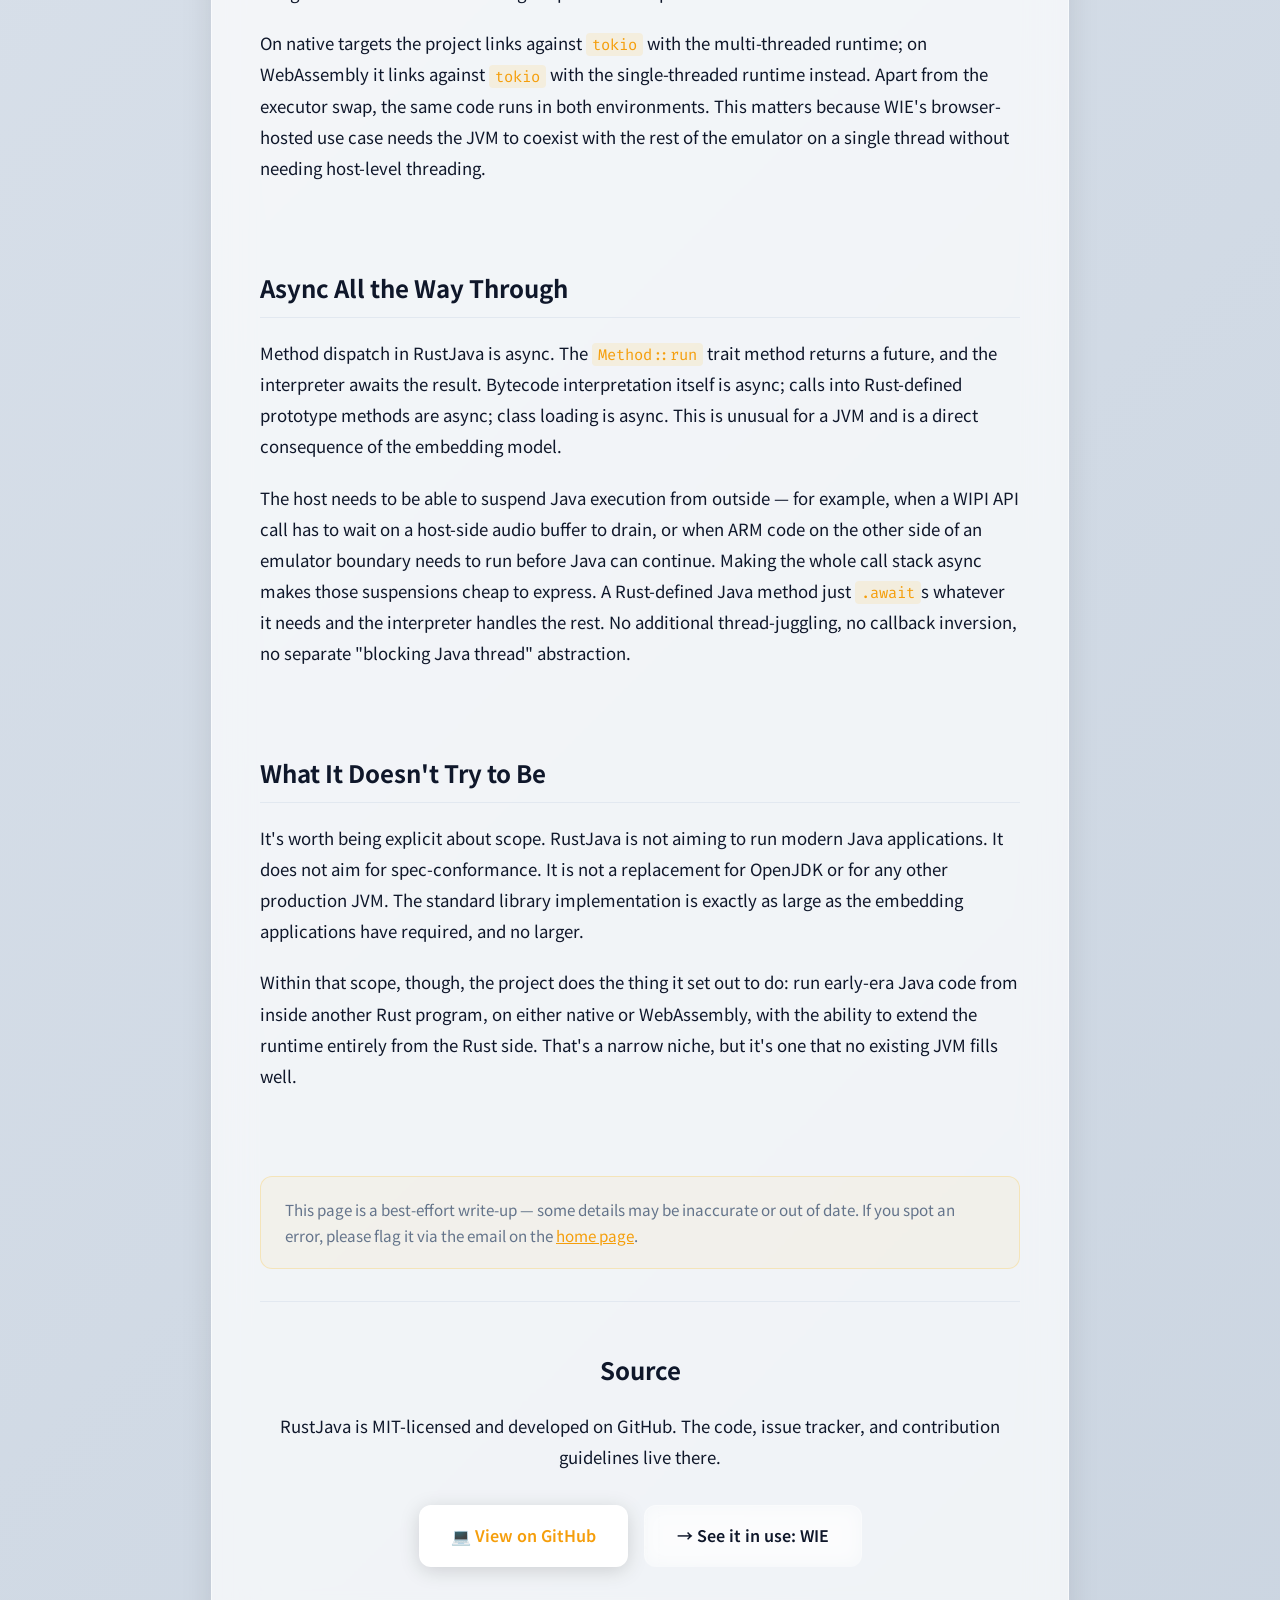
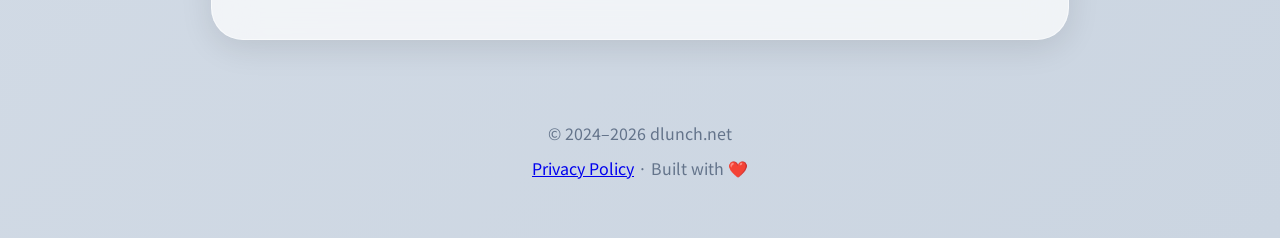
<file: rustjava.html>
<!DOCTYPE html>
<html lang="en">
  <head>
    <meta charset="utf-8" />
    <meta name="viewport" content="width=device-width, initial-scale=1.0" />
    <title>RustJava: An Embeddable JVM in Rust — dlunch.net</title>
    <meta
      name="description"
      content="RustJava is an embeddable Java virtual machine written in Rust, designed to run inside other applications and on WebAssembly. This page is a technical overview."
    />

    <link rel="preconnect" href="https://fonts.googleapis.com" />
    <link rel="preconnect" href="https://fonts.gstatic.com" crossorigin />
    <link
      href="https://fonts.googleapis.com/css2?family=Noto+Sans+KR:wght@300;400;500;700&family=Fira+Code:wght@400;500&display=swap"
      rel="stylesheet"
    />
    <link rel="stylesheet" href="styles.css" />
    <link
      rel="icon"
      href="data:image/svg+xml,<svg xmlns=%22http://www.w3.org/2000/svg%22 viewBox=%220 0 100 100%22><text y=%22.9em%22 font-size=%2290%22>🍊</text></svg>"
    />
  </head>
  <body>
    <!-- Navigation -->
    <nav>
      <div class="container">
        <a href="/" class="logo">dlunch</a>
        <ul>
          <li><a href="/#projects">← Projects</a></li>
          <li><a href="/wie.html">WIE</a></li>
          <li>
            <a href="https://github.com/dlunch/RustJava">GitHub</a>
          </li>
        </ul>
      </div>
    </nav>

    <div class="page-layout">
      <aside class="ad-side ad-side-left">
        <section
          class="ad-section ad-section-side"
          id="ad-section-left"
        ></section>
      </aside>
      <main class="main-container article-container">
        <!-- Article Header -->
        <header class="article-header">
          <p class="article-kicker">Project Write-up</p>
          <h1>RustJava: An Embeddable JVM in Rust</h1>
          <p class="article-lede">
            RustJava is a Java virtual machine implementation written
            entirely in Rust. It targets early Java (roughly version 1.2),
            compiles to WebAssembly, and is designed to be embedded inside
            larger applications rather than run as a standalone JVM. This
            page is a walkthrough of why the project exists, how it's
            structured, and what trade-offs come with running a JVM under
            those constraints.
          </p>
        </header>

        <article class="prose">
          <section>
            <h2>What It Is</h2>
            <p>
              RustJava is not a re-implementation of OpenJDK. It's not
              trying to keep up with modern Java releases, run a full
              standard library, or pass the TCK. The goal is much
              narrower: provide a small, embeddable Java runtime that
              can be linked into other Rust applications, compiled to
              WebAssembly, and extended with custom classes defined in
              Rust rather than Java.
            </p>
            <p>
              The target version is Java 1.2. That's deliberate. Most
              of the historical software the project was built to
              support was written against 1.2-era APIs, and freezing
              the language target at that level avoids a long tail of
              features — generics, lambdas, modules, value types —
              that would massively expand the implementation surface
              without changing what RustJava can actually run.
            </p>
          </section>

          <section>
            <h2>Why It Exists</h2>
            <p>
              RustJava grew out of a concrete need. The
              <a href="/wie.html">WIE emulator</a> needed a JVM that
              could be linked directly into the emulator binary, run
              in a <code>no_std</code> environment so it could be
              compiled to WebAssembly, and let WIPI and MIDP APIs be
              implemented in Rust rather than as a pile of Java glue
              code. Standard JVMs failed all three requirements: they
              expect a host operating system, they expect to be the
              top-level process, and they expect new classes to be
              defined as <code>.class</code> files at runtime.
            </p>
            <p>
              The host environment for WIE is the browser, where
              shipping a native JVM is not practical to begin
              with, and the runtime requirements include features
              — like callback-driven scheduling and cooperative
              async tasks — that don't map cleanly onto an
              off-the-shelf JVM's threading model. RustJava
              became reusable enough that it now stands on its
              own outside the emulator.
            </p>
          </section>

          <section>
            <h2>Workspace Layout</h2>
            <p>
              The project is split into a small set of crates, each
              owning one piece of the runtime.
            </p>
            <ul>
              <li>
                <strong><code>jvm</code></strong> — the JVM core.
                Class loading, classes and instances, method and
                field metadata, value representations, the garbage
                collector, and the thread abstraction. Compiled as
                <code>no_std</code>; everything dynamic goes
                through <code>alloc</code>.
              </li>
              <li>
                <strong><code>jvm_rust</code></strong> — the
                execution engine. Bytecode interpretation, stack
                frame management, and the Rust-backed
                implementations of the JVM core traits. This is
                where actual Java code gets executed instruction
                by instruction.
              </li>
              <li>
                <strong><code>classfile</code></strong> — the
                <code>.class</code> file parser. Constant pool,
                attributes, fields, methods, and the opcode
                table. Decoupled from the rest of the runtime so
                it can also be used as a standalone analysis
                tool.
              </li>
              <li>
                <strong><code>java_class_proto</code></strong> —
                the Rust-defined class prototype system. This is
                the layer that lets a host application register
                Java classes whose methods are actually Rust
                functions.
              </li>
              <li>
                <strong><code>java_runtime</code></strong> — the
                bundled Java standard library, implemented as
                Rust-defined class prototypes. Covers
                <code>java.lang</code>, <code>java.io</code>,
                <code>java.util</code>, and the other 1.2-era
                packages an embedded app is likely to touch.
              </li>
            </ul>
            <p>
              An embedding application can pull in just the pieces
              it needs. A user that only wants to parse class files
              can depend on <code>classfile</code> alone; a user
              that wants a full embedded JVM pulls in
              <code>jvm</code>, <code>jvm_rust</code>, and
              <code>java_runtime</code>.
            </p>
          </section>

          <section>
            <h2>Rust-Defined Class Prototypes</h2>
            <p>
              The most distinctive part of RustJava is how it lets
              host applications add classes to the runtime. In a
              normal JVM, every class either comes from a
              <code>.class</code> file on the classpath or from a
              JNI-implemented native library. RustJava adds a third
              option: a class prototype defined in Rust, where the
              class's fields and method signatures are declared as
              Rust data and the method bodies are async Rust
              functions.
            </p>
            <p>
              From the running Java code's perspective, these
              classes are indistinguishable from classes loaded
              from a <code>.class</code> file. They participate in
              method dispatch, can be referenced by name, can be
              extended, and can throw and catch Java exceptions.
              Underneath, when the interpreter dispatches a method
              call to a prototype class, it hands off to the
              registered Rust function instead of fetching a
              bytecode array to interpret.
            </p>
            <p>
              For embedders, this is the feature that makes the
              project worth building. Implementing
              <code>java.lang.String</code> or
              <code>org.kwis.msp.lcdui.Graphics</code> in Java and
              then having to plumb every primitive operation back
              out to the host through JNI is enormously more
              painful than writing the class once in Rust and
              registering it. The standard library shipped with
              RustJava itself is built this way.
            </p>
          </section>

          <section>
            <h2>The <code>no_std</code> and WebAssembly Story</h2>
            <p>
              Core crates are written as <code>no_std</code>, using
              the <code>alloc</code> crate for heap-allocated
              types. This means there's no implicit dependency on
              filesystems, threading primitives, or any other
              capability that the operating system would normally
              provide. The host application supplies whatever
              external integrations the JVM needs through
              explicit trait implementations.
            </p>
            <p>
              On native targets the project links against
              <code>tokio</code> with the multi-threaded runtime;
              on WebAssembly it links against <code>tokio</code>
              with the single-threaded runtime instead. Apart from
              the executor swap, the same code runs in both
              environments. This matters because WIE's
              browser-hosted use case needs the JVM to coexist
              with the rest of the emulator on a single thread
              without needing host-level threading.
            </p>
          </section>

          <section>
            <h2>Async All the Way Through</h2>
            <p>
              Method dispatch in RustJava is async. The
              <code>Method::run</code> trait method returns a
              future, and the interpreter awaits the result.
              Bytecode interpretation itself is async; calls into
              Rust-defined prototype methods are async; class
              loading is async. This is unusual for a JVM and is
              a direct consequence of the embedding model.
            </p>
            <p>
              The host needs to be able to suspend Java execution
              from outside — for example, when a WIPI API call
              has to wait on a host-side audio buffer to drain,
              or when ARM code on the other side of an emulator
              boundary needs to run before Java can continue.
              Making the whole call stack async makes those
              suspensions cheap to express. A Rust-defined Java
              method just <code>.await</code>s whatever it needs
              and the interpreter handles the rest. No additional
              thread-juggling, no callback inversion, no separate
              "blocking Java thread" abstraction.
            </p>
          </section>

          <section>
            <h2>What It Doesn't Try to Be</h2>
            <p>
              It's worth being explicit about scope. RustJava is
              not aiming to run modern Java applications. It does
              not aim for spec-conformance. It is not a
              replacement for OpenJDK or for any other production
              JVM. The standard library implementation is exactly
              as large as the embedding applications have
              required, and no larger.
            </p>
            <p>
              Within that scope, though, the project does the
              thing it set out to do: run early-era Java code
              from inside another Rust program, on either native
              or WebAssembly, with the ability to extend the
              runtime entirely from the Rust side. That's a
              narrow niche, but it's one that no existing JVM
              fills well.
            </p>
          </section>

          <section class="article-note">
            <p>
              This page is a best-effort write-up — some details may
              be inaccurate or out of date. If you spot an error,
              please flag it via the email on the
              <a href="/#contact">home page</a>.
            </p>
          </section>

          <section class="article-cta">
            <h2>Source</h2>
            <p>
              RustJava is MIT-licensed and developed on GitHub.
              The code, issue tracker, and contribution
              guidelines live there.
            </p>
            <div class="cta-buttons">
              <a
                href="https://github.com/dlunch/RustJava"
                class="btn btn-primary"
                >💻 View on GitHub</a
              >
              <a href="/wie.html" class="btn btn-secondary"
                >→ See it in use: WIE</a
              >
            </div>
          </section>
        </article>
      </main>
      <aside class="ad-side ad-side-right">
        <section
          class="ad-section ad-section-side"
          id="ad-section-right"
        ></section>
      </aside>
    </div>

    <!-- Footer -->
    <footer>
      <p>© 2024–2026 dlunch.net</p>
      <p>
        <a href="/privacy.html">Privacy Policy</a> · Built with ❤️
      </p>
    </footer>
  </body>
</html>
</file>
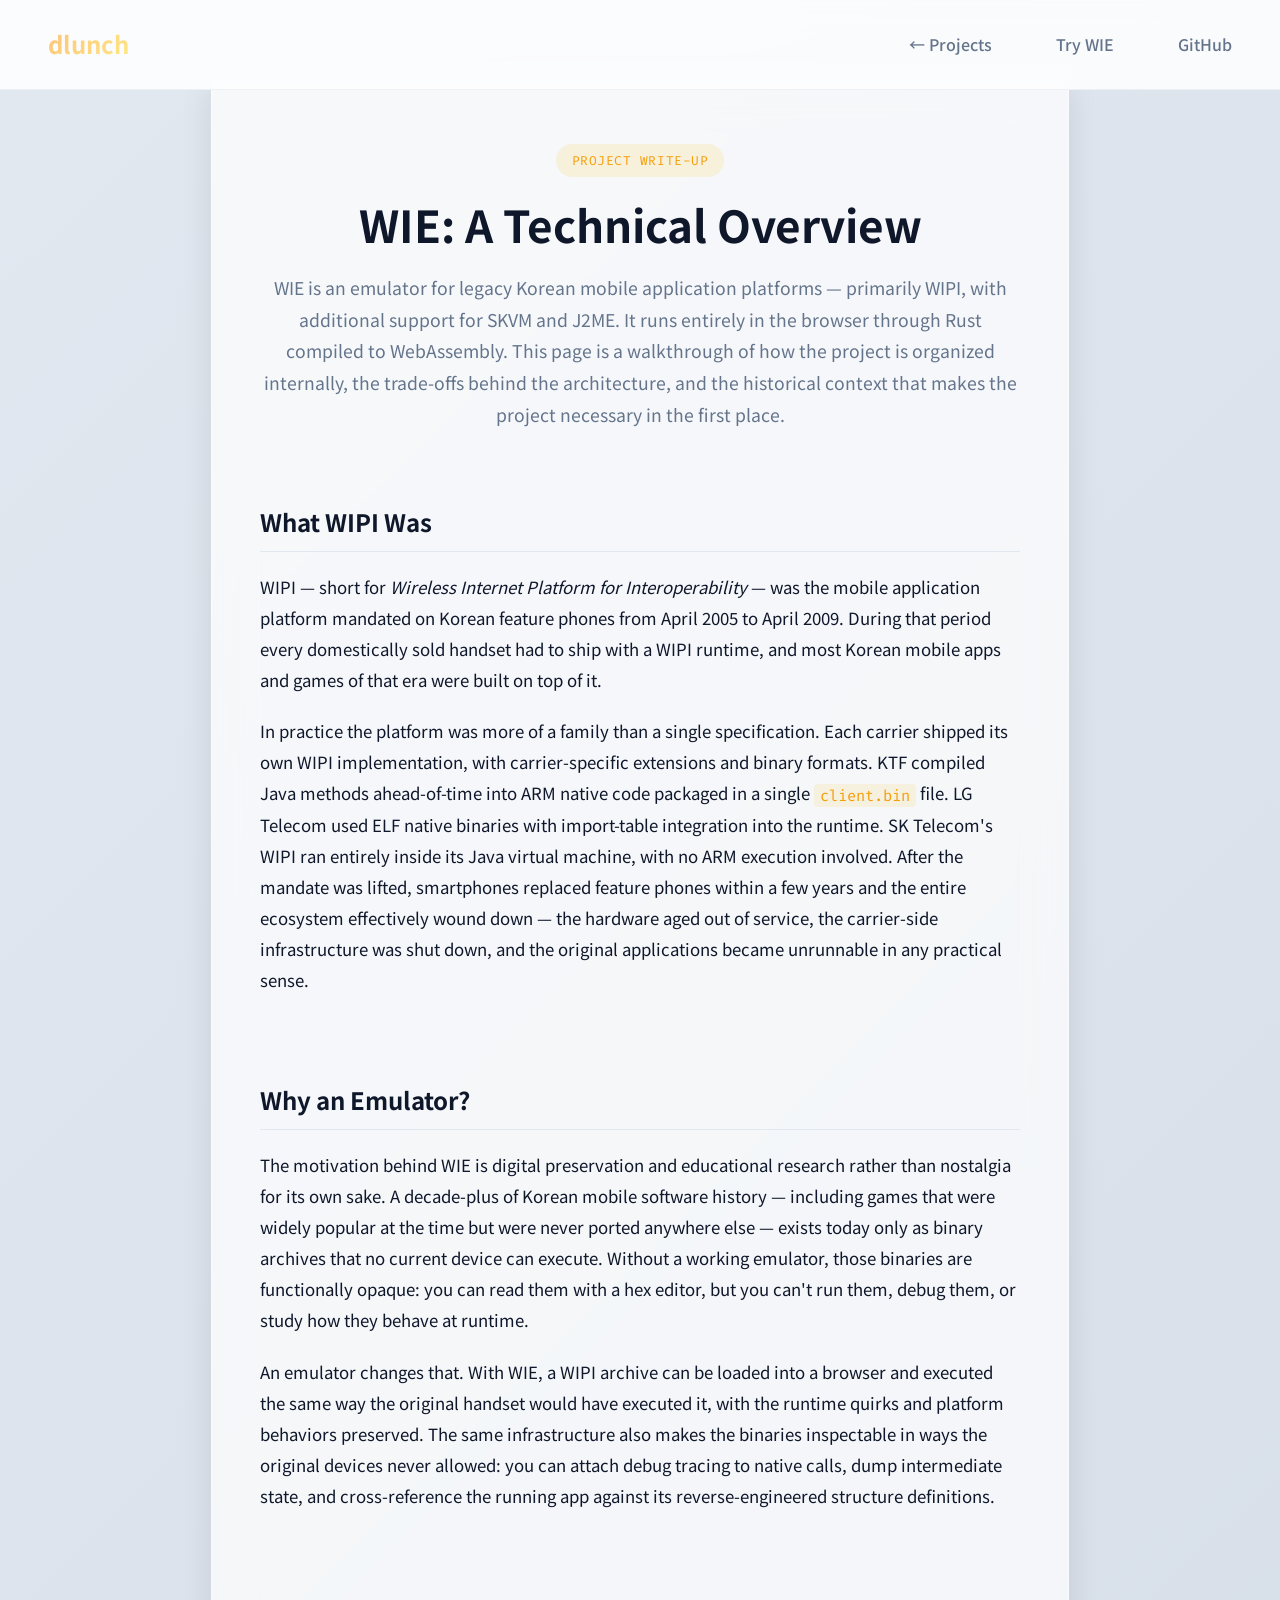
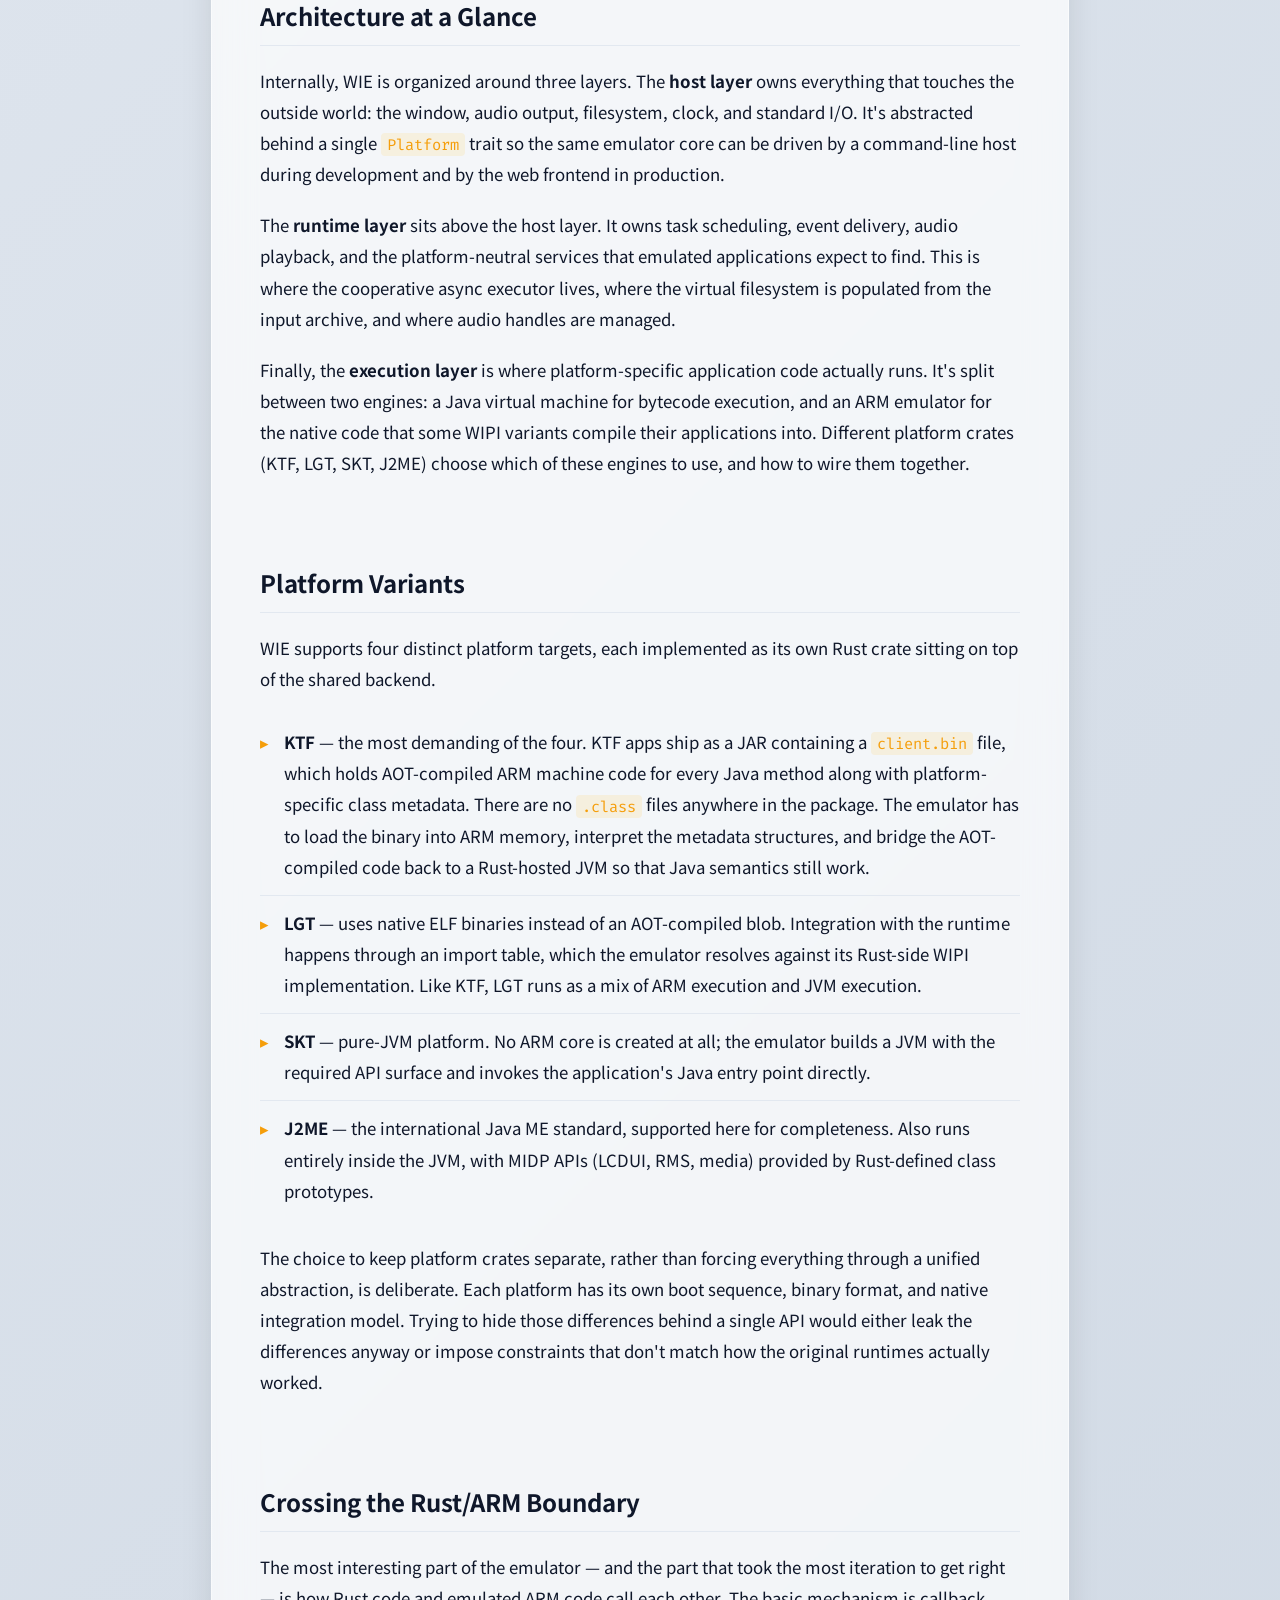
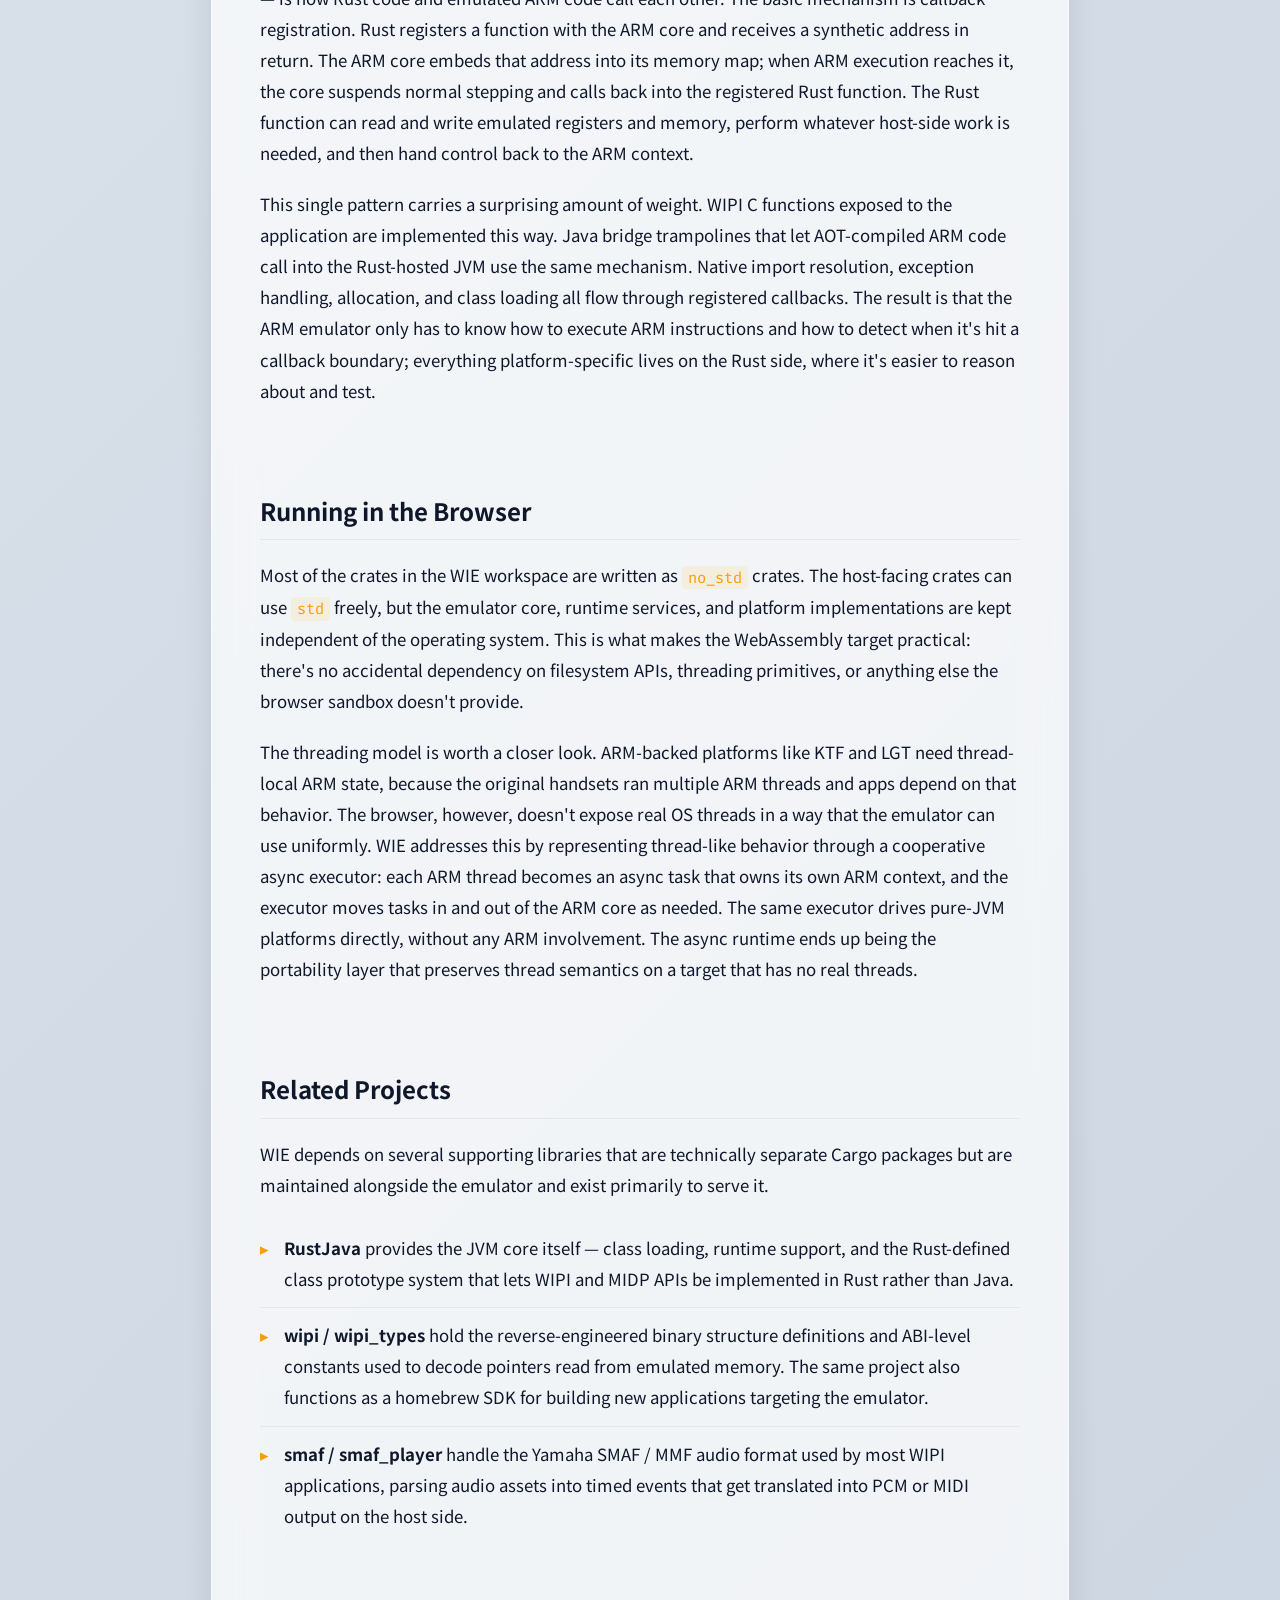
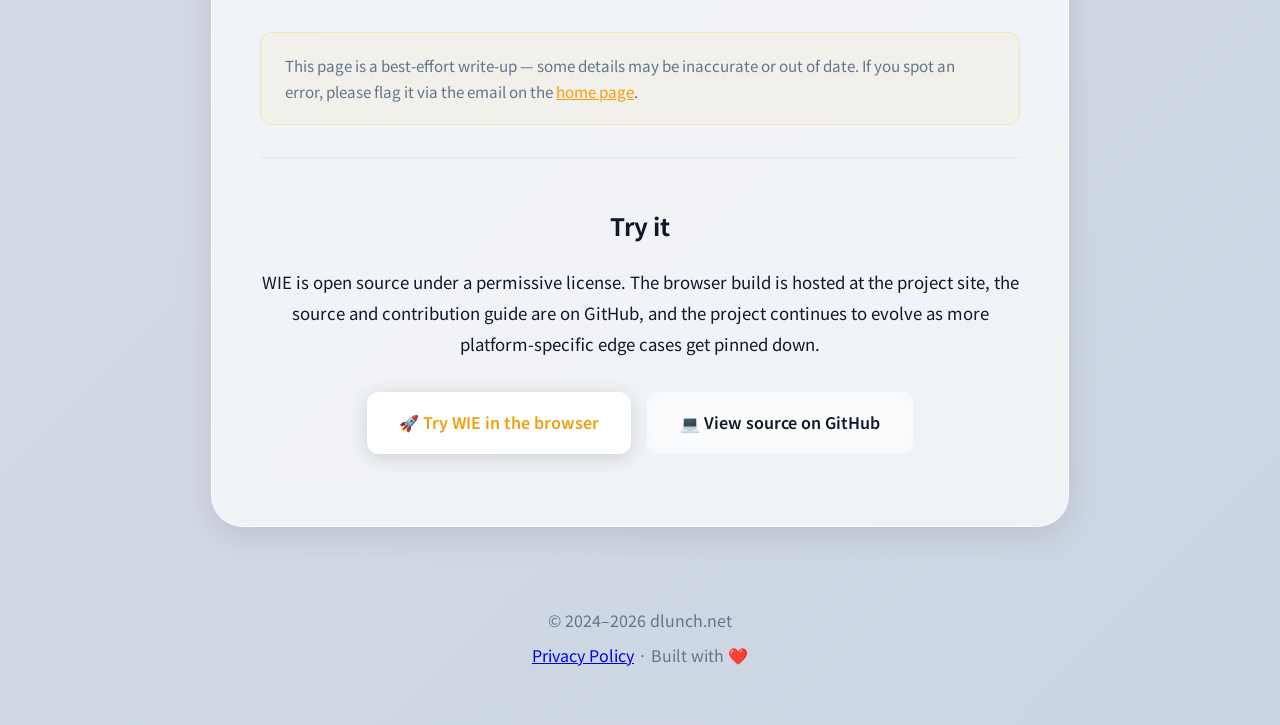
<file: wie.html>
<!DOCTYPE html>
<html lang="en">
  <head>
    <meta charset="utf-8" />
    <meta name="viewport" content="width=device-width, initial-scale=1.0" />
    <title>WIE: A Technical Overview — dlunch.net</title>
    <meta
      name="description"
      content="WIE is a browser-based emulator for legacy Korean mobile platforms — WIPI, SKVM, and J2ME. This page is a technical overview of how it's structured."
    />

    <link rel="preconnect" href="https://fonts.googleapis.com" />
    <link rel="preconnect" href="https://fonts.gstatic.com" crossorigin />
    <link
      href="https://fonts.googleapis.com/css2?family=Noto+Sans+KR:wght@300;400;500;700&family=Fira+Code:wght@400;500&display=swap"
      rel="stylesheet"
    />
    <link rel="stylesheet" href="styles.css" />
    <link
      rel="icon"
      href="data:image/svg+xml,<svg xmlns=%22http://www.w3.org/2000/svg%22 viewBox=%220 0 100 100%22><text y=%22.9em%22 font-size=%2290%22>🍊</text></svg>"
    />
  </head>
  <body>
    <!-- Navigation -->
    <nav>
      <div class="container">
        <a href="/" class="logo">dlunch</a>
        <ul>
          <li><a href="/#projects">← Projects</a></li>
          <li><a href="https://wie-site.dlunch.net">Try WIE</a></li>
          <li><a href="https://github.com/dlunch/wie">GitHub</a></li>
        </ul>
      </div>
    </nav>

    <div class="page-layout">
      <aside class="ad-side ad-side-left">
        <section
          class="ad-section ad-section-side"
          id="ad-section-left"
        ></section>
      </aside>
      <main class="main-container article-container">
        <!-- Article Header -->
        <header class="article-header">
          <p class="article-kicker">Project Write-up</p>
          <h1>WIE: A Technical Overview</h1>
          <p class="article-lede">
            WIE is an emulator for legacy Korean mobile application platforms
            — primarily WIPI, with additional support for SKVM and J2ME. It
            runs entirely in the browser through Rust compiled to
            WebAssembly. This page is a walkthrough of how the project is
            organized internally, the trade-offs behind the architecture,
            and the historical context that makes the project necessary in
            the first place.
          </p>
        </header>

        <article class="prose">
          <section>
            <h2>What WIPI Was</h2>
            <p>
              WIPI — short for <em>Wireless Internet Platform for
              Interoperability</em> — was the mobile application platform
              mandated on Korean feature phones from April 2005 to April
              2009. During that period every domestically sold handset had
              to ship with a WIPI runtime, and most Korean mobile apps and
              games of that era were built on top of it.
            </p>
            <p>
              In practice the platform was more of a family than a single
              specification. Each carrier shipped its own WIPI
              implementation, with carrier-specific extensions and binary
              formats. KTF compiled Java methods ahead-of-time into ARM
              native code packaged in a single <code>client.bin</code>
              file. LG Telecom used ELF native binaries with
              import-table integration into the runtime. SK Telecom's
              WIPI ran entirely inside its Java virtual machine, with no
              ARM execution involved. After the mandate was lifted,
              smartphones replaced feature phones within a few years and
              the entire ecosystem effectively wound down — the hardware
              aged out of service, the carrier-side infrastructure was
              shut down, and the original applications became unrunnable
              in any practical sense.
            </p>
          </section>

          <section>
            <h2>Why an Emulator?</h2>
            <p>
              The motivation behind WIE is digital preservation and
              educational research rather than nostalgia for its own
              sake. A decade-plus of Korean mobile software history —
              including games that were widely popular at the time but
              were never ported anywhere else — exists today only as
              binary archives that no current device can execute. Without
              a working emulator, those binaries are functionally
              opaque: you can read them with a hex editor, but you can't
              run them, debug them, or study how they behave at runtime.
            </p>
            <p>
              An emulator changes that. With WIE, a WIPI archive can be
              loaded into a browser and executed the same way the
              original handset would have executed it, with the runtime
              quirks and platform behaviors preserved. The same
              infrastructure also makes the binaries inspectable in ways
              the original devices never allowed: you can attach debug
              tracing to native calls, dump intermediate state, and
              cross-reference the running app against its
              reverse-engineered structure definitions.
            </p>
          </section>

          <section>
            <h2>Architecture at a Glance</h2>
            <p>
              Internally, WIE is organized around three layers. The
              <strong>host layer</strong> owns everything that touches
              the outside world: the window, audio output, filesystem,
              clock, and standard I/O. It's abstracted behind a single
              <code>Platform</code> trait so the same emulator core can
              be driven by a command-line host during development and
              by the web frontend in production.
            </p>
            <p>
              The <strong>runtime layer</strong> sits above the host
              layer. It owns task scheduling, event delivery, audio
              playback, and the platform-neutral services that emulated
              applications expect to find. This is where the cooperative
              async executor lives, where the virtual filesystem is
              populated from the input archive, and where audio handles
              are managed.
            </p>
            <p>
              Finally, the <strong>execution layer</strong> is where
              platform-specific application code actually runs. It's
              split between two engines: a Java virtual machine for
              bytecode execution, and an ARM emulator for the native
              code that some WIPI variants compile their applications
              into. Different platform crates (KTF, LGT, SKT, J2ME)
              choose which of these engines to use, and how to wire them
              together.
            </p>
          </section>

          <section>
            <h2>Platform Variants</h2>
            <p>
              WIE supports four distinct platform targets, each
              implemented as its own Rust crate sitting on top of the
              shared backend.
            </p>
            <ul>
              <li>
                <strong>KTF</strong> — the most demanding of the four.
                KTF apps ship as a JAR containing a
                <code>client.bin</code> file, which holds AOT-compiled
                ARM machine code for every Java method along with
                platform-specific class metadata. There are no
                <code>.class</code> files anywhere in the package. The
                emulator has to load the binary into ARM memory,
                interpret the metadata structures, and bridge the
                AOT-compiled code back to a Rust-hosted JVM so that
                Java semantics still work.
              </li>
              <li>
                <strong>LGT</strong> — uses native ELF binaries instead
                of an AOT-compiled blob. Integration with the runtime
                happens through an import table, which the emulator
                resolves against its Rust-side WIPI implementation.
                Like KTF, LGT runs as a mix of ARM execution and JVM
                execution.
              </li>
              <li>
                <strong>SKT</strong> — pure-JVM platform. No ARM core
                is created at all; the emulator builds a JVM with the
                required API surface and invokes the application's
                Java entry point directly.
              </li>
              <li>
                <strong>J2ME</strong> — the international Java ME
                standard, supported here for completeness. Also
                runs entirely inside the JVM, with MIDP APIs (LCDUI,
                RMS, media) provided by Rust-defined class prototypes.
              </li>
            </ul>
            <p>
              The choice to keep platform crates separate, rather than
              forcing everything through a unified abstraction, is
              deliberate. Each platform has its own boot sequence,
              binary format, and native integration model. Trying to
              hide those differences behind a single API would either
              leak the differences anyway or impose constraints that
              don't match how the original runtimes actually worked.
            </p>
          </section>

          <section>
            <h2>Crossing the Rust/ARM Boundary</h2>
            <p>
              The most interesting part of the emulator — and the part
              that took the most iteration to get right — is how Rust
              code and emulated ARM code call each other. The basic
              mechanism is callback registration. Rust registers a
              function with the ARM core and receives a synthetic
              address in return. The ARM core embeds that address into
              its memory map; when ARM execution reaches it, the core
              suspends normal stepping and calls back into the
              registered Rust function. The Rust function can read
              and write emulated registers and memory, perform whatever
              host-side work is needed, and then hand control back to
              the ARM context.
            </p>
            <p>
              This single pattern carries a surprising amount of weight.
              WIPI C functions exposed to the application are
              implemented this way. Java bridge trampolines that let
              AOT-compiled ARM code call into the Rust-hosted JVM use
              the same mechanism. Native import resolution, exception
              handling, allocation, and class loading all flow through
              registered callbacks. The result is that the ARM
              emulator only has to know how to execute ARM
              instructions and how to detect when it's hit a callback
              boundary; everything platform-specific lives on the Rust
              side, where it's easier to reason about and test.
            </p>
          </section>

          <section>
            <h2>Running in the Browser</h2>
            <p>
              Most of the crates in the WIE workspace are written as
              <code>no_std</code> crates. The host-facing crates can
              use <code>std</code> freely, but the emulator core,
              runtime services, and platform implementations are kept
              independent of the operating system. This is what makes
              the WebAssembly target practical: there's no accidental
              dependency on filesystem APIs, threading primitives, or
              anything else the browser sandbox doesn't provide.
            </p>
            <p>
              The threading model is worth a closer look. ARM-backed
              platforms like KTF and LGT need thread-local ARM state,
              because the original handsets ran multiple ARM threads
              and apps depend on that behavior. The browser, however,
              doesn't expose real OS threads in a way that the
              emulator can use uniformly. WIE addresses this by
              representing thread-like behavior through a cooperative
              async executor: each ARM thread becomes an async task
              that owns its own ARM context, and the executor moves
              tasks in and out of the ARM core as needed. The same
              executor drives pure-JVM platforms directly, without
              any ARM involvement. The async runtime ends up being
              the portability layer that preserves thread semantics
              on a target that has no real threads.
            </p>
          </section>

          <section>
            <h2>Related Projects</h2>
            <p>
              WIE depends on several supporting libraries that are
              technically separate Cargo packages but are maintained
              alongside the emulator and exist primarily to serve it.
            </p>
            <ul>
              <li>
                <strong>RustJava</strong> provides the JVM core itself
                — class loading, runtime support, and the Rust-defined
                class prototype system that lets WIPI and MIDP APIs be
                implemented in Rust rather than Java.
              </li>
              <li>
                <strong>wipi / wipi_types</strong> hold the
                reverse-engineered binary structure definitions and
                ABI-level constants used to decode pointers read from
                emulated memory. The same project also functions as a
                homebrew SDK for building new applications targeting
                the emulator.
              </li>
              <li>
                <strong>smaf / smaf_player</strong> handle the
                Yamaha SMAF / MMF audio format used by most WIPI
                applications, parsing audio assets into timed events
                that get translated into PCM or MIDI output on the
                host side.
              </li>
            </ul>
          </section>

          <section class="article-note">
            <p>
              This page is a best-effort write-up — some details may
              be inaccurate or out of date. If you spot an error,
              please flag it via the email on the
              <a href="/#contact">home page</a>.
            </p>
          </section>

          <section class="article-cta">
            <h2>Try it</h2>
            <p>
              WIE is open source under a permissive license. The
              browser build is hosted at the project site, the source
              and contribution guide are on GitHub, and the project
              continues to evolve as more platform-specific edge
              cases get pinned down.
            </p>
            <div class="cta-buttons">
              <a href="https://wie-site.dlunch.net" class="btn btn-primary"
                >🚀 Try WIE in the browser</a
              >
              <a
                href="https://github.com/dlunch/wie"
                class="btn btn-secondary"
                >💻 View source on GitHub</a
              >
            </div>
          </section>
        </article>
      </main>
      <aside class="ad-side ad-side-right">
        <section
          class="ad-section ad-section-side"
          id="ad-section-right"
        ></section>
      </aside>
    </div>

    <!-- Footer -->
    <footer>
      <p>© 2024–2026 dlunch.net</p>
      <p>
        <a href="/privacy.html">Privacy Policy</a> · Built with ❤️
      </p>
    </footer>
  </body>
</html>
</file>
<file: styles.css>
/* Page Layout for Side Ads */
.page-layout {
  display: flex;
  flex-direction: row;
  justify-content: center;
  align-items: flex-start;
  width: 100%;
  min-height: 100vh;
}

.ad-side {
  flex: 0 0 180px;
  display: flex;
  justify-content: center;
  align-items: flex-start;
  padding-top: 100px;
}

.ad-section-side {
  width: 160px;
  min-height: 600px;
  margin: 0 auto;
}

@media (max-width: 1200px) {
  .ad-side {
    display: none;
  }
}
* {
  margin: 0;
  padding: 0;
  box-sizing: border-box;
}

:root {
  --bg: #f8fafc;
  --fg: #0f172a;
  --muted: #64748b;
  --accent: #fbbf24;
  --accent-light: #fcd34d;
  --accent-dark: #f59e0b;
  --gradient-start: #fdba74;
  --gradient-end: #fef08a;
  --card-bg: #ffffff;
  --border: #e2e8f0;
}

html {
  scroll-behavior: smooth;
}

body {
  font-family: "Noto Sans KR", -apple-system, BlinkMacSystemFont, sans-serif;
  background: linear-gradient(135deg, #e2e8f0 0%, #cbd5e1 100%);
  color: var(--fg);
  line-height: 1.7;
  min-height: 100vh;
}

/* Main Container with Glass Effect */
.main-container {
  max-width: 1000px;
  margin: 0 auto;
  margin-top: 80px;
  background: rgba(255, 255, 255, 0.7);
  backdrop-filter: blur(20px);
  -webkit-backdrop-filter: blur(20px);
  border-radius: 0 0 32px 32px;
  border: 1px solid rgba(255, 255, 255, 0.5);
  border-top: none;
  box-shadow: 0 8px 32px rgba(0, 0, 0, 0.1),
    inset 0 1px 0 rgba(255, 255, 255, 0.8);
  overflow: hidden;
}

/* Navigation */
nav {
  position: fixed;
  top: 0;
  left: 0;
  right: 0;
  background: rgba(255, 255, 255, 0.85);
  backdrop-filter: blur(12px);
  -webkit-backdrop-filter: blur(12px);
  padding: 1rem 2rem;
  z-index: 1000;
  border-bottom: 1px solid rgba(226, 232, 240, 0.6);
}

nav .container {
  max-width: 1600px;
  margin: 0 auto;
  display: flex;
  justify-content: space-between;
  align-items: center;
}

nav .logo {
  font-size: 1.5rem;
  font-weight: 700;
  background: linear-gradient(
    135deg,
    var(--gradient-start),
    var(--gradient-end)
  );
  -webkit-background-clip: text;
  -webkit-text-fill-color: transparent;
  background-clip: text;
  text-decoration: none;
}

nav ul {
  display: flex;
  list-style: none;
  gap: 2rem;
}

nav a {
  color: var(--muted);
  text-decoration: none;
  font-weight: 500;
  padding: 0.5rem 1rem;
  border-radius: 8px;
  transition: all 0.2s ease;
}

nav a:hover {
  color: var(--accent-dark);
  background: rgba(251, 191, 36, 0.1);
}

/* Hero Section */
.hero {
  min-height: calc(100vh - 80px);
  display: flex;
  align-items: center;
  justify-content: center;
  padding: 4rem 2rem;
  position: relative;
  overflow: hidden;
  background: linear-gradient(
    135deg,
    var(--gradient-start) 0%,
    var(--gradient-end) 100%
  );
}

.hero-content {
  max-width: 900px;
  text-align: center;
  position: relative;
  z-index: 1;
}

.hero h1 {
  font-size: clamp(2.5rem, 6vw, 4rem);
  font-weight: 700;
  margin-bottom: 1.5rem;
  line-height: 1.2;
  color: var(--fg);
}

.hero h1 .highlight {
  color: var(--fg);
  -webkit-text-fill-color: var(--fg);
}

.hero .subtitle {
  font-size: 1.25rem;
  color: var(--fg);
  margin-bottom: 2rem;
  max-width: 600px;
  margin-left: auto;
  margin-right: auto;
  line-height: 1.8;
}

.hero .tagline {
  display: inline-block;
  background: rgba(255, 255, 255, 0.2);
  padding: 0.5rem 1.5rem;
  border-radius: 50px;
  font-family: "Fira Code", monospace;
  font-size: 0.9rem;
  color: var(--fg);
  margin-bottom: 2rem;
  border: 1px solid rgba(255, 255, 255, 0.3);
  backdrop-filter: blur(10px);
}

.cta-buttons {
  display: flex;
  gap: 1rem;
  justify-content: center;
  flex-wrap: wrap;
  margin-top: 2rem;
}

.btn {
  display: inline-flex;
  align-items: center;
  gap: 0.5rem;
  padding: 1rem 2rem;
  border-radius: 12px;
  font-weight: 600;
  text-decoration: none;
  transition: all 0.3s cubic-bezier(0.4, 0, 0.2, 1);
  font-size: 1rem;
}

.btn-primary {
  background: white;
  color: var(--accent-dark);
  box-shadow: 0 4px 20px rgba(0, 0, 0, 0.15);
}

.btn-primary:hover {
  transform: translateY(-3px);
  box-shadow: 0 8px 30px rgba(0, 0, 0, 0.2);
}

.btn-secondary {
  background: rgba(255, 255, 255, 0.2);
  color: var(--fg);
  border: 1px solid rgba(255, 255, 255, 0.3);
  backdrop-filter: blur(10px);
}

.btn-secondary:hover {
  background: rgba(255, 255, 255, 0.3);
  transform: translateY(-2px);
}

/* Section Styles */
section {
  padding: 5rem 3rem;
}

.section-title {
  font-size: 2rem;
  font-weight: 700;
  margin-bottom: 1rem;
  text-align: center;
}

.section-subtitle {
  color: var(--muted);
  text-align: center;
  margin-bottom: 3rem;
  max-width: 600px;
  margin-left: auto;
  margin-right: auto;
}

/* About Section */
.about-content {
  display: grid;
  grid-template-columns: 1fr 1fr;
  gap: 4rem;
  align-items: center;
}

.about-text p {
  color: var(--muted);
  margin-bottom: 1.5rem;
  font-size: 1.1rem;
}

.skills-grid {
  display: grid;
  grid-template-columns: repeat(2, 1fr);
  gap: 1rem;
}

.skill-tag {
  background: var(--card-bg);
  padding: 0.75rem 1rem;
  border-radius: 8px;
  font-family: "Fira Code", monospace;
  font-size: 0.9rem;
  color: var(--accent-dark);
  text-align: center;
  border: 1px solid var(--border);
  transition: all 0.3s ease;
  box-shadow: 0 2px 8px rgba(0, 0, 0, 0.05);
}

.skill-tag:hover {
  border-color: var(--accent);
  transform: translateY(-2px);
  box-shadow: 0 4px 12px rgba(251, 191, 36, 0.2);
}

/* Projects Section */
.projects-grid {
  display: grid;
  grid-template-columns: repeat(auto-fit, minmax(350px, 1fr));
  gap: 2rem;
}

.project-card {
  background: var(--card-bg);
  border-radius: 16px;
  padding: 2rem;
  border: 1px solid var(--border);
  transition: all 0.3s ease;
  box-shadow: 0 4px 6px -1px rgba(0, 0, 0, 0.05);
  display: flex;
  flex-direction: column;
}

.project-card:hover {
  transform: translateY(-4px);
  border-color: var(--accent-light);
  box-shadow: 0 20px 40px -15px rgba(251, 191, 36, 0.2);
}

.project-card .icon {
  width: 60px;
  height: 60px;
  background: linear-gradient(
    135deg,
    var(--gradient-start),
    var(--gradient-end)
  );
  border-radius: 12px;
  display: flex;
  align-items: center;
  justify-content: center;
  font-size: 1.5rem;
  margin-bottom: 1.5rem;
}

.project-card h3 {
  font-size: 1.25rem;
  margin-bottom: 0.75rem;
  color: var(--fg);
}

.project-card p {
  color: var(--muted);
  margin-bottom: 1.5rem;
  line-height: 1.8;
  flex-grow: 1;
}

.project-card .tech-stack {
  display: flex;
  flex-wrap: wrap;
  gap: 0.5rem;
  margin-bottom: 1.5rem;
}

.project-card .tech-stack span {
  background: rgba(251, 191, 36, 0.1);
  color: var(--accent-dark);
  padding: 0.25rem 0.75rem;
  border-radius: 20px;
  font-size: 0.8rem;
  font-family: "Fira Code", monospace;
}

.project-card .link {
  color: var(--accent-dark);
  text-decoration: none;
  font-weight: 600;
  display: inline-flex;
  align-items: center;
  gap: 0.5rem;
  transition: color 0.3s ease;
}

.project-card .link:hover {
  color: var(--accent);
}

.project-card .link::after {
  content: "→";
  transition: transform 0.3s ease;
}

.project-card .link:hover::after {
  transform: translateX(4px);
}

.project-links {
  display: flex;
  flex-wrap: wrap;
  gap: 1.25rem;
}

/* Interests / Focus Section */
.interests-content {
  display: flex;
  flex-direction: column;
  gap: 1.5rem;
  max-width: 820px;
  margin: 0 auto;
}

.interest-block {
  background: var(--card-bg);
  border-radius: 16px;
  padding: 2rem;
  border: 1px solid var(--border);
  box-shadow: 0 4px 6px -1px rgba(0, 0, 0, 0.05);
  transition: all 0.3s ease;
}

.interest-block:hover {
  border-color: var(--accent-light);
  transform: translateY(-2px);
  box-shadow: 0 12px 24px -10px rgba(251, 191, 36, 0.18);
}

.interest-block h3 {
  font-size: 1.2rem;
  margin-bottom: 0.75rem;
  color: var(--fg);
}

.interest-block p {
  color: var(--muted);
  line-height: 1.8;
  font-size: 1rem;
}

/* Writing Section */
.writing-grid {
  display: grid;
  grid-template-columns: repeat(auto-fit, minmax(340px, 1fr));
  gap: 1.5rem;
}

.writing-card {
  background: var(--card-bg);
  border-radius: 16px;
  padding: 1.75rem;
  border: 1px solid var(--border);
  box-shadow: 0 4px 6px -1px rgba(0, 0, 0, 0.05);
  transition: all 0.3s ease;
  text-decoration: none;
  display: flex;
  flex-direction: column;
}

.writing-card:hover {
  transform: translateY(-3px);
  border-color: var(--accent-light);
  box-shadow: 0 14px 28px -10px rgba(251, 191, 36, 0.2);
}

.writing-kicker {
  font-family: "Fira Code", monospace;
  font-size: 0.72rem;
  color: var(--accent-dark);
  letter-spacing: 0.06em;
  text-transform: uppercase;
  margin-bottom: 0.5rem;
}

.writing-card h3 {
  font-size: 1.15rem;
  color: var(--fg);
  margin-bottom: 0.75rem;
  line-height: 1.35;
}

.writing-summary {
  color: var(--muted);
  font-size: 0.98rem;
  line-height: 1.7;
  margin: 0;
}

/* Values Section */
.values-grid {
  display: grid;
  grid-template-columns: repeat(auto-fit, minmax(280px, 1fr));
  gap: 2rem;
}

.value-card {
  text-align: center;
  padding: 2rem;
}

.value-card .emoji {
  font-size: 3rem;
  margin-bottom: 1rem;
}

.value-card h3 {
  font-size: 1.25rem;
  margin-bottom: 0.75rem;
  color: var(--fg);
}

.value-card p {
  color: var(--muted);
}

/* Contact Section */
.contact {
  background: var(--card-bg);
  border-radius: 24px;
  padding: 4rem;
  text-align: center;
  border: 1px solid var(--border);
  margin: 2rem;
  max-width: 1000px;
  margin-left: auto;
  margin-right: auto;
  box-shadow: 0 4px 6px -1px rgba(0, 0, 0, 0.05);
}

.contact h2 {
  font-size: 2rem;
  margin-bottom: 1rem;
  color: var(--fg);
}

.contact p {
  color: var(--muted);
  margin-bottom: 2rem;
}

.social-links {
  display: flex;
  justify-content: center;
  gap: 1rem;
  flex-wrap: wrap;
}

.social-link {
  display: inline-flex;
  align-items: center;
  gap: 0.5rem;
  padding: 0.75rem 1.5rem;
  background: var(--bg);
  border-radius: 8px;
  color: var(--fg);
  text-decoration: none;
  border: 1px solid var(--border);
  transition: all 0.3s ease;
}

.social-link:hover {
  border-color: var(--accent);
  color: var(--accent-dark);
  box-shadow: 0 4px 12px rgba(251, 191, 36, 0.15);
}

/* Article Page */
.article-container {
  padding: 4rem 3rem 2rem;
}

.article-header {
  max-width: 760px;
  margin: 0 auto 3rem;
  text-align: center;
}

.article-kicker {
  display: inline-block;
  background: rgba(251, 191, 36, 0.15);
  color: var(--accent-dark);
  font-family: "Fira Code", monospace;
  font-size: 0.8rem;
  padding: 0.35rem 1rem;
  border-radius: 50px;
  letter-spacing: 0.04em;
  margin-bottom: 1.25rem;
  text-transform: uppercase;
}

.article-header h1 {
  font-size: clamp(2rem, 4.5vw, 2.75rem);
  font-weight: 700;
  color: var(--fg);
  line-height: 1.25;
  margin-bottom: 1.25rem;
}

.article-lede {
  color: var(--muted);
  font-size: 1.1rem;
  line-height: 1.8;
}

.prose {
  max-width: 760px;
  margin: 0 auto;
}

.prose section {
  padding: 1.5rem 0 2.5rem;
}

.prose h2 {
  font-size: 1.5rem;
  font-weight: 700;
  color: var(--fg);
  margin-bottom: 1.25rem;
  padding-bottom: 0.5rem;
  border-bottom: 1px solid var(--border);
}

.prose p {
  color: var(--fg);
  font-size: 1.05rem;
  line-height: 1.85;
  margin-bottom: 1.25rem;
}

.prose ul {
  list-style: none;
  padding: 0;
  margin: 0 0 1.5rem;
}

.prose ul li {
  color: var(--fg);
  font-size: 1.05rem;
  line-height: 1.85;
  padding: 0.75rem 0 0.75rem 1.5rem;
  position: relative;
  border-bottom: 1px solid var(--border);
}

.prose ul li:last-child {
  border-bottom: none;
}

.prose ul li::before {
  content: "▸";
  color: var(--accent-dark);
  position: absolute;
  left: 0;
  top: 0.75rem;
}

.prose code {
  background: rgba(251, 191, 36, 0.12);
  color: var(--accent-dark);
  font-family: "Fira Code", monospace;
  font-size: 0.92em;
  padding: 0.1em 0.4em;
  border-radius: 4px;
}

.prose em {
  color: var(--fg);
  font-style: italic;
}

.article-note {
  margin-top: 1.5rem;
  padding: 1.25rem 1.5rem !important;
  background: rgba(251, 191, 36, 0.06);
  border: 1px solid rgba(251, 191, 36, 0.25);
  border-radius: 12px;
}

.article-note p {
  color: var(--muted);
  font-size: 0.95rem;
  line-height: 1.7;
  margin: 0;
}

.article-note a {
  color: var(--accent-dark);
}

.article-cta {
  text-align: center;
  margin-top: 2rem;
  padding-top: 3rem !important;
  border-top: 1px solid var(--border);
}

.article-cta h2 {
  border-bottom: none;
  padding-bottom: 0;
}

.article-cta .cta-buttons {
  margin-top: 2rem;
}

@media (max-width: 768px) {
  .article-container {
    padding: 2rem 1.5rem;
  }

  .prose p,
  .prose ul li {
    font-size: 1rem;
  }
}

/* Footer */
footer {
  text-align: center;
  padding: 3rem 2rem;
  color: var(--muted);
  background: transparent;
  margin-top: 2rem;
}

footer p {
  margin-bottom: 0.5rem;
}

/* Responsive */
@media (max-width: 768px) {
  nav {
    padding: 0.75rem 1rem;
  }

  nav .logo {
    font-size: 1.25rem;
  }

  nav ul {
    gap: 0.25rem;
  }

  nav a {
    padding: 0.4rem 0.6rem;
    font-size: 0.85rem;
  }

  .main-container {
    margin: 60px 0 0;
    border-radius: 0 0 24px 24px;
  }

  .hero {
    min-height: auto;
    padding: 3rem 1.5rem;
  }

  .about-content {
    grid-template-columns: 1fr;
    gap: 2rem;
  }

  .projects-grid {
    grid-template-columns: 1fr;
  }

  .contact {
    padding: 2rem;
    margin: 1rem;
  }

  section {
    padding: 3rem 1.5rem;
  }

  .values-grid {
    grid-template-columns: repeat(2, 1fr);
  }
}

/* Animation */
@keyframes fadeInUp {
  from {
    opacity: 0;
    transform: translateY(20px);
  }
  to {
    opacity: 1;
    transform: translateY(0);
  }
}

.hero-content {
  animation: fadeInUp 0.8s ease-out;
}

/* Ad Section */
.ad-section {
  padding: 2rem 3rem;
  display: flex;
  justify-content: center;
}

.ad-container {
  pointer-events: auto;
  max-width: 160px;
  min-width: 120px;
  min-height: 600px;
  background: #fff;
  border: 1px dashed var(--border);
  border-radius: 8px;
  display: flex;
  align-items: center;
  justify-content: center;
  color: var(--muted);
  font-size: 0.9rem;
  box-shadow: 0 2px 12px rgba(0, 0, 0, 0.07);
}

@media (max-width: 768px) {
  .ad-container {
    max-width: 320px;
    min-height: 100px;
  }
}

@media (max-width: 768px) {
  .ad-section {
    display: none !important;
  }
}
</file>
